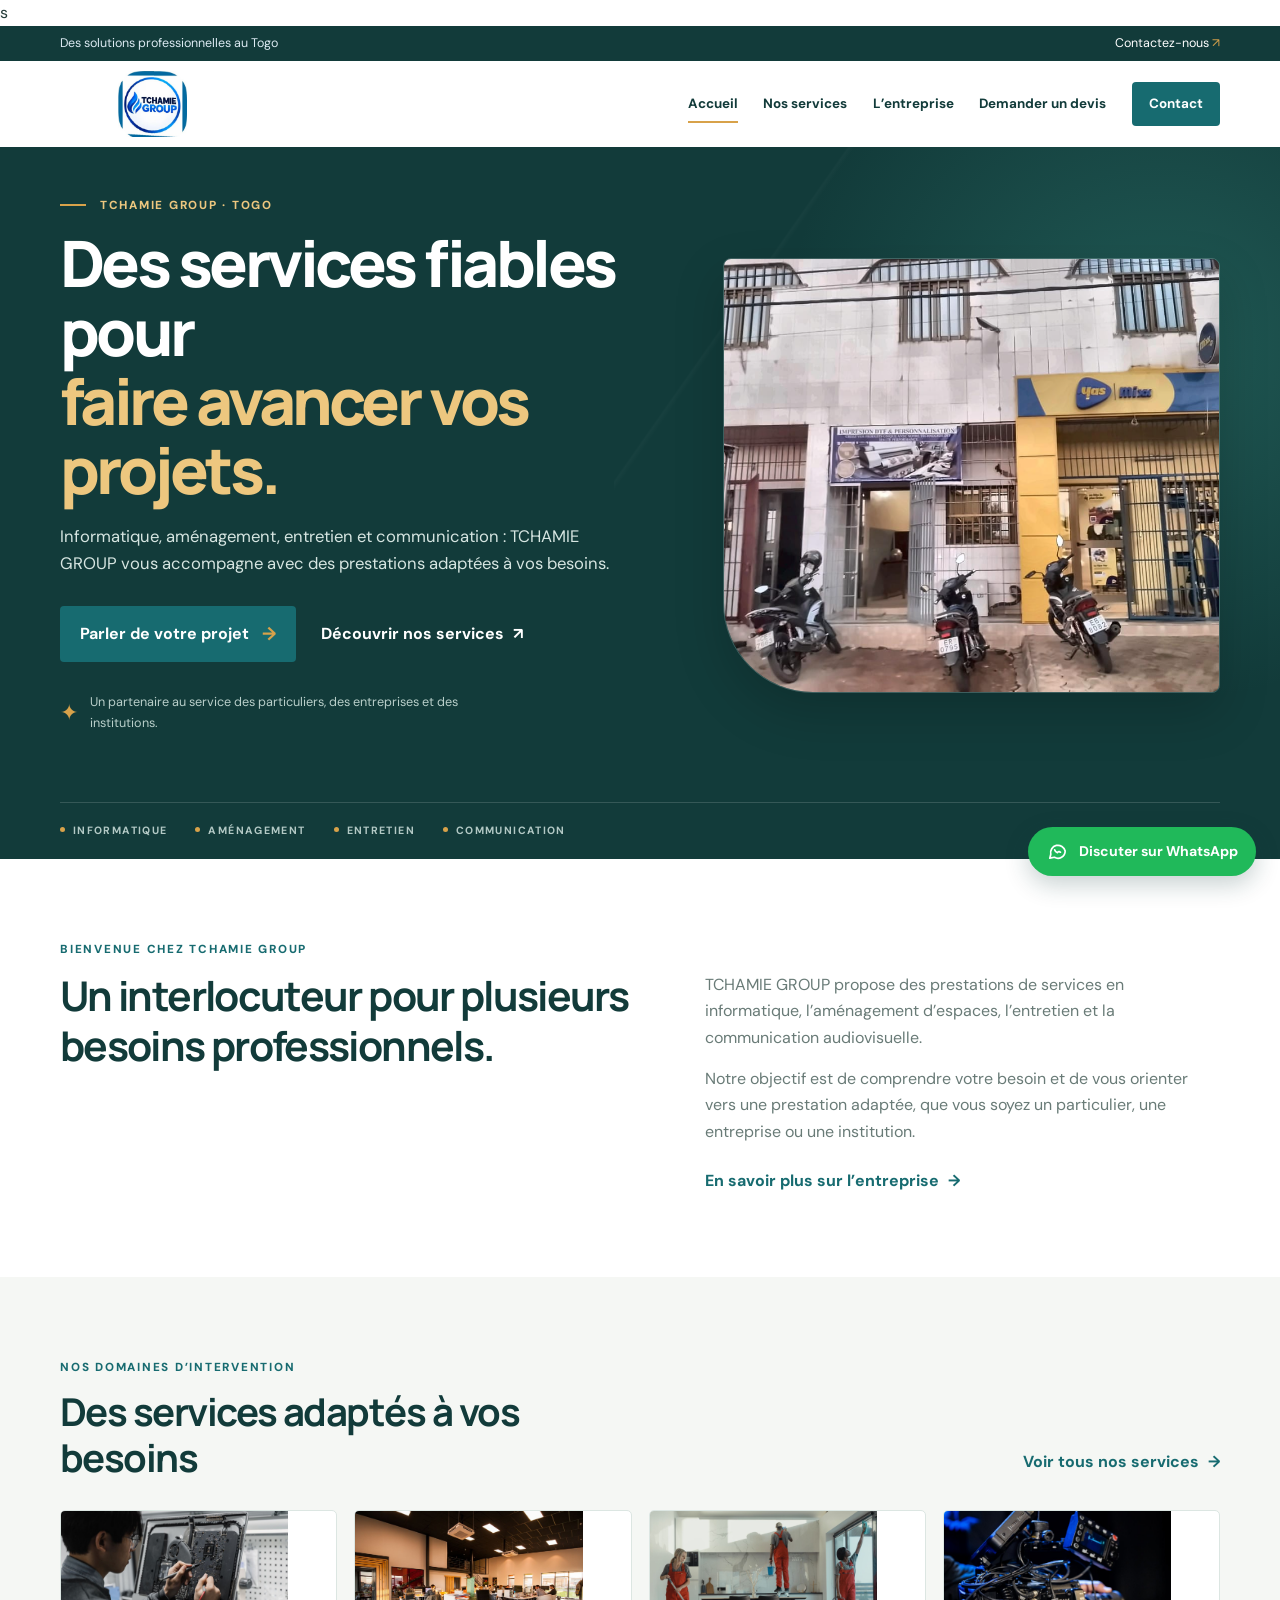
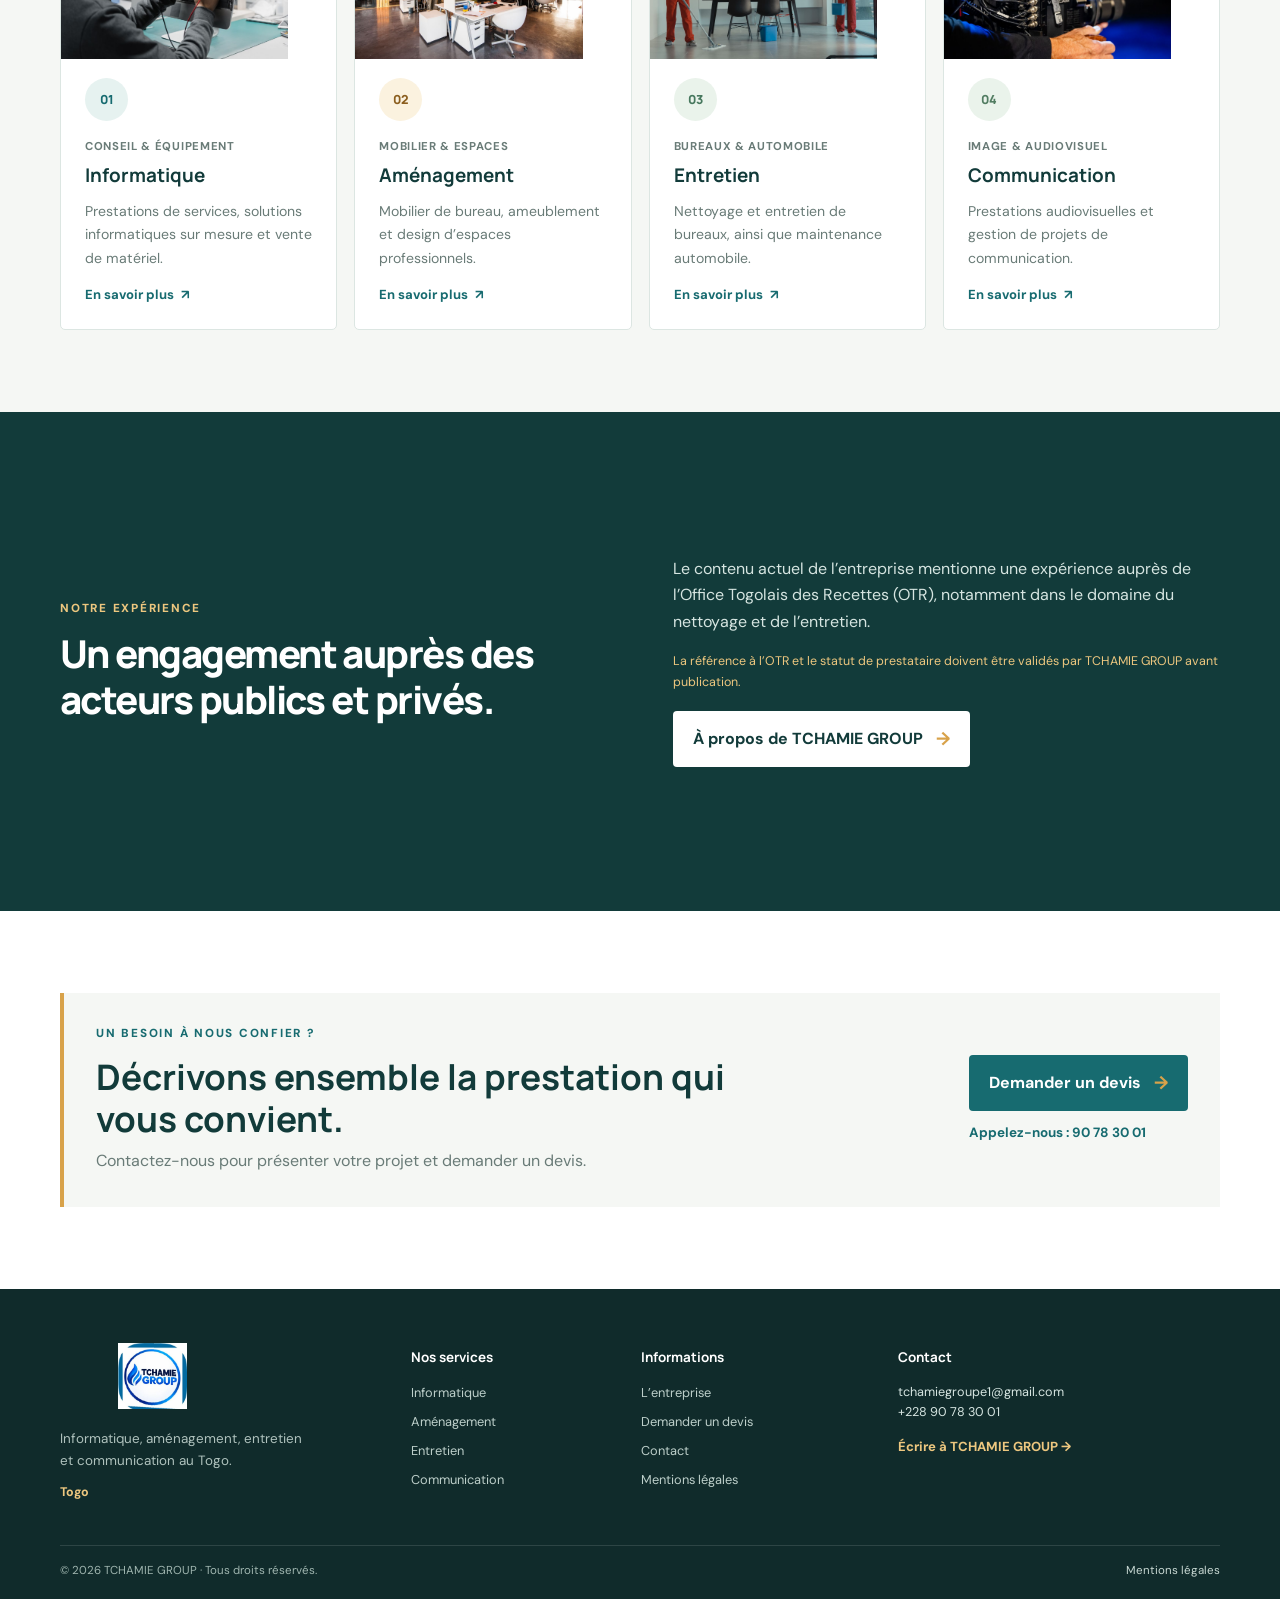
<file: index.html>
s
<!doctype html>
<html lang="fr">

<head>
    <meta charset="utf-8">
    <meta name="viewport" content="width=device-width, initial-scale=1">
    <meta name="theme-color" content="#123b3a">
    <meta name="description"
        content="TCHAMIE GROUP accompagne particuliers, entreprises et institutions au Togo en informatique, aménagement, entretien et communication.">
    <title>TCHAMIE GROUP — Services professionnels au Togo</title>
    <link rel="preconnect" href="https://fonts.googleapis.com">
    <link rel="preconnect" href="https://fonts.gstatic.com" crossorigin>
    <link
        href="https://fonts.googleapis.com/css2?family=DM+Sans:wght@400;500;600;700&family=Manrope:wght@400;500;600;700;800&display=swap"
        rel="stylesheet">
    <link rel="stylesheet" href="styles.css">
    <script src="script.js" defer></script>
</head>

<body>
    <a class="skip-link" href="#contenu">Aller au contenu</a>
    <header class="site-header">
        <div class="topbar">
            <div class="container topbar-inner"><span>Des solutions professionnelles au Togo</span><a
                    href="contact.html">Contactez-nous <span aria-hidden="true">↗</span></a></div>
        </div>
        <div class="container nav-wrap">
            <a class="brand" href="index.html" aria-label="TCHAMIE GROUP, accueil"><img class="brand-logo"
                    src="logo.png" alt="Logo de TCHAMIE GROUP"></a>
            <button class="menu-toggle" type="button" aria-expanded="false" aria-controls="main-nav"><span
                    class="sr-only">Ouvrir le menu</span><span></span><span></span><span></span></button>
            <nav class="main-nav" id="main-nav" aria-label="Navigation principale">
                <a class="active" aria-current="page" href="index.html">Accueil</a><a href="services.html">Nos
                    services</a><a href="entreprise.html">L’entreprise</a><a href="devis.html">Demander un devis</a><a
                    class="nav-cta" href="contact.html">Contact</a>
            </nav>
        </div>
    </header>
    <main id="contenu">
        <section class="hero">
            <div class="container hero-grid">
                <div class="hero-copy">
                    <p class="eyebrow"><span class="eyebrow-line"></span> TCHAMIE GROUP · Togo</p>
                    <h1>Des services fiables pour <span>faire avancer vos projets.</span></h1>
                    <p class="hero-lead">Informatique, aménagement, entretien et communication : TCHAMIE GROUP vous
                        accompagne avec des prestations adaptées à vos besoins.</p>
                    <div class="hero-actions"><a class="button button-primary" href="devis.html">Parler de votre projet
                            <span aria-hidden="true">→</span></a><a class="text-link" href="services.html">Découvrir nos
                            services <span aria-hidden="true">↗</span></a></div>
                    <div class="hero-note"><span class="note-icon" aria-hidden="true">✦</span><span>Un partenaire au
                            service des particuliers, des entreprises et des institutions.</span></div>
                </div>
                <div class="hero-art">
                    <img class="building-photo" src="images/tchamie-batiment.png"
                        alt="Façade du bâtiment TCHAMIE GROUP à Vakpossito" width="1200" height="900"
                        fetchpriority="high" decoding="async">
                </div>
            </div>
            <div class="hero-bottom container">
                <span>INFORMATIQUE</span><span>AMÉNAGEMENT</span><span>ENTRETIEN</span><span>COMMUNICATION</span>
            </div>
        </section>
        <section class="intro-section section-pad">
            <div class="container intro-grid">
                <div>
                    <p class="eyebrow">Bienvenue chez TCHAMIE GROUP</p>
                    <h2>Un interlocuteur pour plusieurs besoins professionnels.</h2>
                </div>
                <div class="intro-copy">
                    <p>TCHAMIE GROUP propose des prestations de services en informatique, l’aménagement d’espaces,
                        l’entretien et la communication audiovisuelle.</p>
                    <p>Notre objectif est de comprendre votre besoin et de vous orienter vers une prestation adaptée,
                        que vous soyez un particulier, une entreprise ou une institution.</p><a class="text-link"
                        href="entreprise.html">En savoir plus sur l’entreprise <span aria-hidden="true">→</span></a>
                </div>
            </div>
        </section>
        <section class="program-section section-pad">
            <div class="container">
                <div class="section-heading">
                    <div>
                        <p class="eyebrow">Nos domaines d’intervention</p>
                        <h2>Des services adaptés à vos besoins</h2>
                    </div><a class="text-link" href="services.html">Voir tous nos services <span
                            aria-hidden="true">→</span></a>
                </div>
                <div class="program-grid">
                    <article class="program-card"><img class="program-photo" src="images/informatique.jpg"
                            alt="Technicien réparant un ordinateur" width="1200" height="800" loading="lazy"
                            decoding="async">
                        <div class="card-icon icon-blue" aria-hidden="true">01</div>
                        <p class="card-kicker">Conseil & équipement</p>
                        <h3>Informatique</h3>
                        <p>Prestations de services, solutions informatiques sur mesure et vente de matériel.</p><a
                            href="services.html#informatique">En savoir plus <span aria-hidden="true">↗</span></a>
                    </article>
                    <article class="program-card"><img class="program-photo" src="images/amenagement.jpg"
                            alt="Espace de bureau aménagé avec mobilier et postes de travail" width="1200" height="798"
                            loading="lazy" decoding="async">
                        <div class="card-icon icon-gold" aria-hidden="true">02</div>
                        <p class="card-kicker">Mobilier & espaces</p>
                        <h3>Aménagement</h3>
                        <p>Mobilier de bureau, ameublement et design d’espaces professionnels.</p><a
                            href="services.html#amenagement">En savoir plus <span aria-hidden="true">↗</span></a>
                    </article>
                    <article class="program-card"><img class="program-photo" src="images/entretien.jpg"
                            alt="Équipe réalisant le nettoyage d’un intérieur professionnel" width="1200" height="800"
                            loading="lazy" decoding="async">
                        <div class="card-icon icon-green" aria-hidden="true">03</div>
                        <p class="card-kicker">Bureaux & automobile</p>
                        <h3>Entretien</h3>
                        <p>Nettoyage et entretien de bureaux, ainsi que maintenance automobile.</p><a
                            href="services.html#entretien">En savoir plus <span aria-hidden="true">↗</span></a>
                    </article>
                    <article class="program-card"><img class="program-photo" src="images/communication.jpg"
                            alt="Caméra et matériel de tournage pour une production audiovisuelle" width="1200"
                            height="800" loading="lazy" decoding="async">
                        <div class="card-icon icon-purple" aria-hidden="true">04</div>
                        <p class="card-kicker">Image & audiovisuel</p>
                        <h3>Communication</h3>
                        <p>Prestations audiovisuelles et gestion de projets de communication.</p><a
                            href="services.html#communication">En savoir plus <span aria-hidden="true">↗</span></a>
                    </article>
                </div>
            </div>
        </section>
        <section class="trust-section section-pad">
            <div class="container trust-grid">
                <div>
                    <p class="eyebrow eyebrow-light">Notre expérience</p>
                    <h2>Un engagement auprès des acteurs publics et privés.</h2>
                </div>
                <div>
                    <p>Le contenu actuel de l’entreprise mentionne une expérience auprès de l’Office Togolais des
                        Recettes (OTR), notamment dans le domaine du nettoyage et de l’entretien.</p>
                    <p class="trust-note">La référence à l’OTR et le statut de prestataire doivent être validés par
                        TCHAMIE GROUP avant publication.</p><a class="button button-light" href="entreprise.html">À
                        propos de TCHAMIE GROUP <span aria-hidden="true">→</span></a>
                </div>
            </div>
        </section>
        <section class="news-section section-pad">
            <div class="container quote-panel">
                <div>
                    <p class="eyebrow">Un besoin à nous confier ?</p>
                    <h2>Décrivons ensemble la prestation qui vous convient.</h2>
                    <p>Contactez-nous pour présenter votre projet et demander un devis.</p>
                </div>
                <div class="quote-actions"><a class="button button-primary" href="devis.html">Demander un devis <span
                            aria-hidden="true">→</span></a><a class="contact-phone" href="tel:+22890783001">Appelez-nous
                        : 90 78 30 01</a></div>
            </div>
        </section>
    </main>
    <footer class="site-footer">
        <div class="container footer-main">
            <div class="footer-about"><a class="brand brand-footer" href="index.html"><img class="brand-logo"
                        src="logo.png" alt="TCHAMIE GROUP"></a>
                <p>Informatique, aménagement, entretien et communication au Togo.</p><span
                    class="footer-location">Togo</span>
            </div>
            <div class="footer-links">
                <h2>Nos services</h2><a href="services.html#informatique">Informatique</a><a
                    href="services.html#amenagement">Aménagement</a><a href="services.html#entretien">Entretien</a><a
                    href="services.html#communication">Communication</a>
            </div>
            <div class="footer-links">
                <h2>Informations</h2><a href="entreprise.html">L’entreprise</a><a href="devis.html">Demander un
                    devis</a><a href="contact.html">Contact</a><a href="mentions-legales.html">Mentions légales</a>
            </div>
            <div class="footer-contact">
                <h2>Contact</h2>
                <p><a href="mailto:tchamiegroupe1@gmail.com">tchamiegroupe1@gmail.com</a><br><a
                        href="tel:+22890783001">+228 90 78 30 01</a></p><a class="footer-contact-link"
                    href="contact.html">Écrire à TCHAMIE GROUP <span aria-hidden="true">→</span></a>
            </div>
        </div>
        <div class="container footer-bottom"><span>© <span data-current-year>2026</span> TCHAMIE GROUP · Tous droits
                réservés.</span><a href="mentions-legales.html">Mentions légales</a></div>
    </footer>
</body>

</html>
</file>
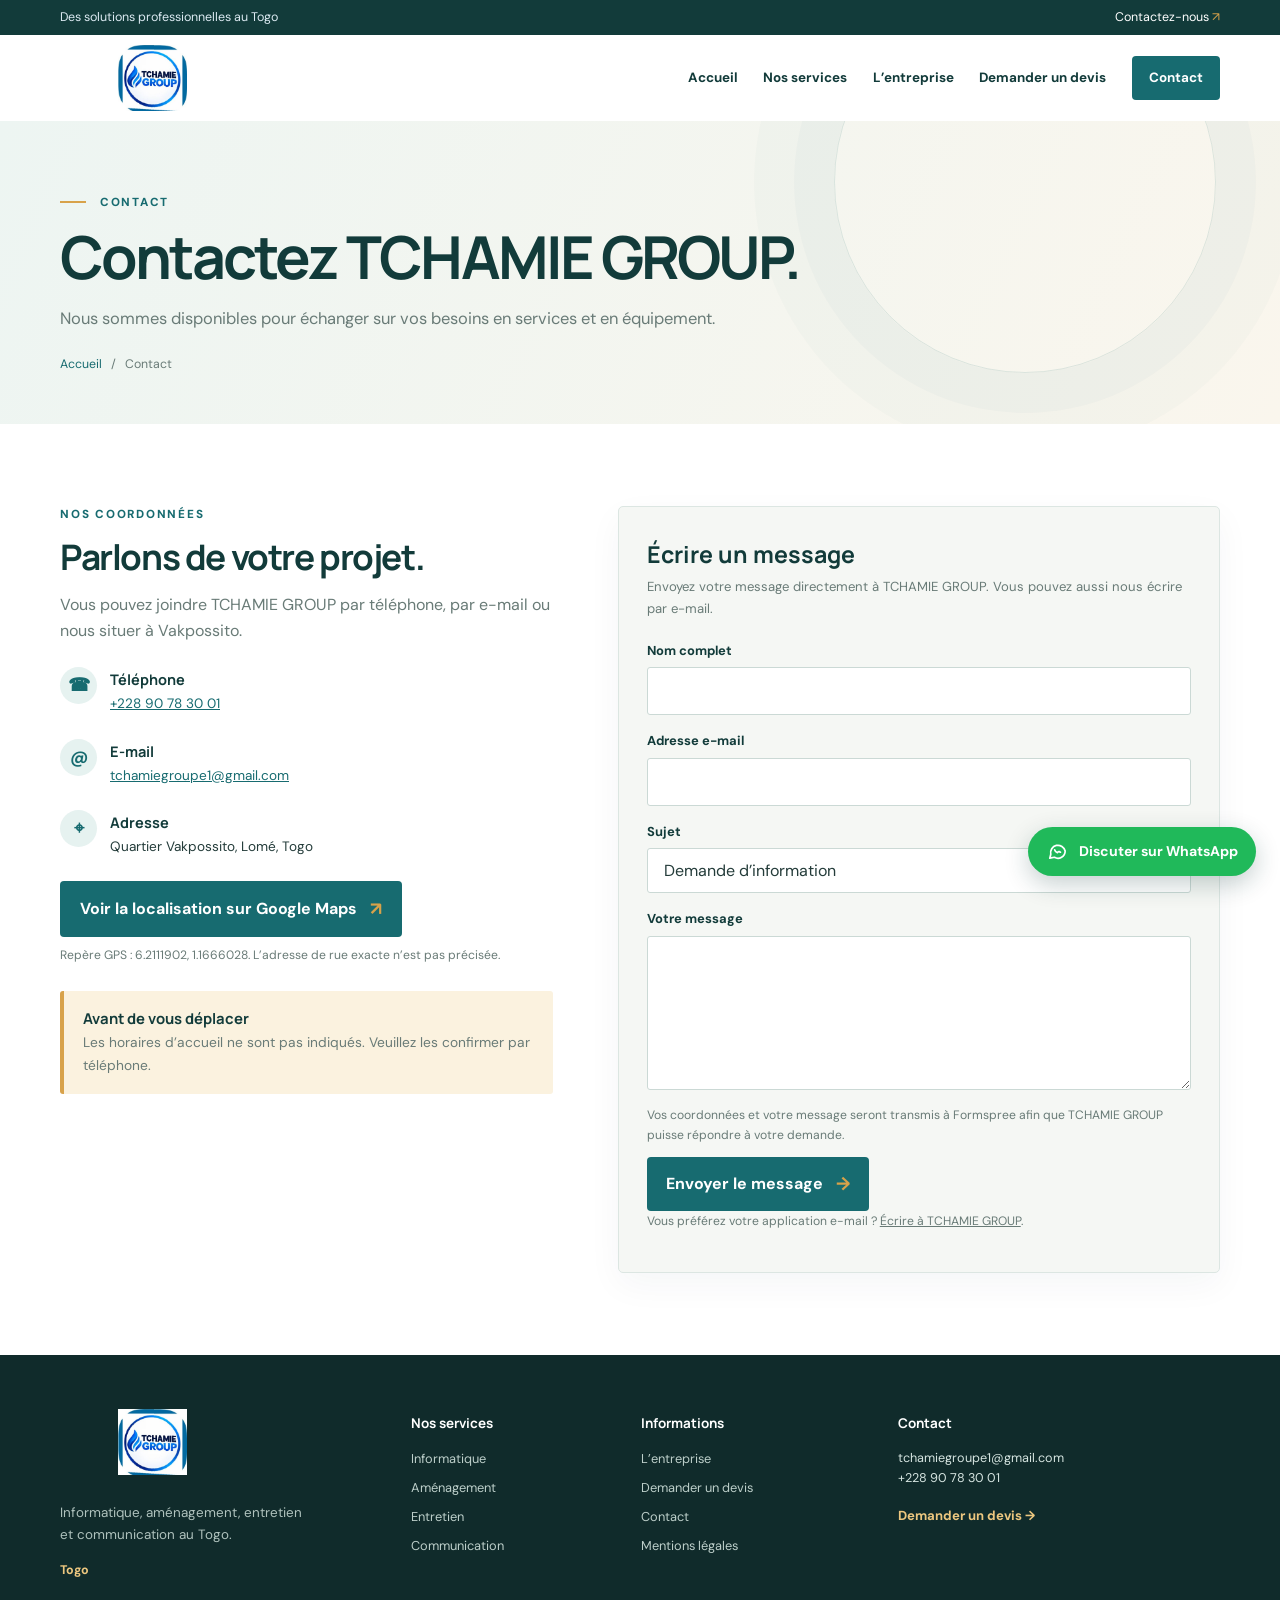
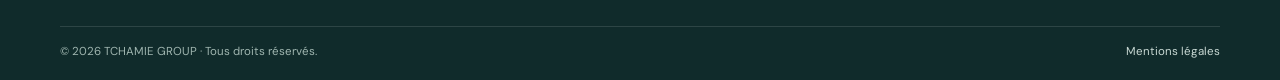
<file: contact.html>
<!doctype html>
<html lang="fr">
<head><meta charset="utf-8"><meta name="viewport" content="width=device-width, initial-scale=1"><meta name="theme-color" content="#123b3a"><meta name="description" content="Contactez TCHAMIE GROUP par téléphone ou par e-mail pour vos besoins en informatique, aménagement, entretien et communication."><title>Contact — TCHAMIE GROUP</title><link rel="preconnect" href="https://fonts.googleapis.com"><link rel="preconnect" href="https://fonts.gstatic.com" crossorigin><link href="https://fonts.googleapis.com/css2?family=DM+Sans:wght@400;500;600;700&family=Manrope:wght@400;500;600;700;800&display=swap" rel="stylesheet"><link rel="stylesheet" href="styles.css"><script src="script.js" defer></script></head>
<body><a class="skip-link" href="#contenu">Aller au contenu</a><header class="site-header"><div class="topbar"><div class="container topbar-inner"><span>Des solutions professionnelles au Togo</span><a href="contact.html">Contactez-nous <span aria-hidden="true">↗</span></a></div></div><div class="container nav-wrap"><a class="brand" href="index.html" aria-label="TCHAMIE GROUP, accueil"><img class="brand-logo" src="logo.png" alt="Logo de TCHAMIE GROUP"></a><button class="menu-toggle" type="button" aria-expanded="false" aria-controls="main-nav"><span class="sr-only">Ouvrir le menu</span><span></span><span></span><span></span></button><nav class="main-nav" id="main-nav" aria-label="Navigation principale"><a href="index.html">Accueil</a><a href="services.html">Nos services</a><a href="entreprise.html">L’entreprise</a><a href="devis.html">Demander un devis</a><a class="nav-cta active" aria-current="page" href="contact.html">Contact</a></nav></div></header>
<main id="contenu"><section class="page-hero"><div class="container page-hero-inner"><p class="eyebrow"><span class="eyebrow-line"></span> Contact</p><h1>Contactez TCHAMIE GROUP.</h1><p>Nous sommes disponibles pour échanger sur vos besoins en services et en équipement.</p><div class="breadcrumb"><a href="index.html">Accueil</a><span aria-hidden="true">/</span><span>Contact</span></div></div></section><section class="section-pad"><div class="container contact-layout"><div class="contact-details"><p class="eyebrow">Nos coordonnées</p><h2>Parlons de votre projet.</h2><p>Vous pouvez joindre TCHAMIE GROUP par téléphone, par e-mail ou nous situer à Vakpossito.</p><div class="contact-detail"><span class="detail-symbol" aria-hidden="true">☎</span><div><h3>Téléphone</h3><p><a href="tel:+22890783001">+228 90 78 30 01</a></p></div></div><div class="contact-detail"><span class="detail-symbol" aria-hidden="true">@</span><div><h3>E-mail</h3><p><a href="mailto:tchamiegroupe1@gmail.com">tchamiegroupe1@gmail.com</a></p></div></div><div class="contact-detail"><span class="detail-symbol" aria-hidden="true">⌖</span><div><h3>Adresse</h3><p>Quartier Vakpossito, Lomé, Togo</p></div></div><a class="button button-primary map-link" href="https://maps.google.com/maps?q=6.2111902%2C1.1666028&amp;z=17&amp;hl=" target="_blank" rel="noopener noreferrer">Voir la localisation sur Google Maps <span aria-hidden="true">↗</span></a><p class="small-muted map-note">Repère GPS : 6.2111902, 1.1666028. L’adresse de rue exacte n’est pas précisée.</p><div class="notice notice-warm contact-notice"><strong>Avant de vous déplacer</strong><p>Les horaires d’accueil ne sont pas indiqués. Veuillez les confirmer par téléphone.</p></div></div><div class="contact-form contact-card"><h2>Écrire un message</h2><p class="form-intro">Envoyez votre message directement à TCHAMIE GROUP. Vous pouvez aussi nous écrire par e-mail.</p><form action="https://formspree.io/f/xjywgzny" method="POST" accept-charset="UTF-8"><input type="hidden" name="_subject" value="Message depuis le site TCHAMIE GROUP"><div class="field"><label for="contact-name">Nom complet</label><input id="contact-name" name="name" autocomplete="name" required></div><div class="field"><label for="contact-email">Adresse e-mail</label><input id="contact-email" name="email" type="email" autocomplete="email" required></div><div class="field"><label for="contact-subject">Sujet</label><select id="contact-subject" name="subject"><option>Demande d’information</option><option>Informatique</option><option>Aménagement</option><option>Entretien</option><option>Communication</option><option>Autre demande</option></select></div><div class="field"><label for="contact-message">Votre message</label><textarea id="contact-message" name="message" rows="5" required></textarea></div><p class="small-muted">Vos coordonnées et votre message seront transmis à Formspree afin que TCHAMIE GROUP puisse répondre à votre demande.</p><button class="button button-primary" type="submit">Envoyer le message <span aria-hidden="true">→</span></button><p class="small-muted">Vous préférez votre application e-mail ? <a href="mailto:tchamiegroupe1@gmail.com?subject=Message%20depuis%20le%20site%20TCHAMIE%20GROUP">Écrire à TCHAMIE GROUP</a>.</p></form></div></div></section></main>
<footer class="site-footer"><div class="container footer-main"><div class="footer-about"><a class="brand brand-footer" href="index.html"><img class="brand-logo" src="logo.png" alt="TCHAMIE GROUP"></a><p>Informatique, aménagement, entretien et communication au Togo.</p><span class="footer-location">Togo</span></div><div class="footer-links"><h2>Nos services</h2><a href="services.html#informatique">Informatique</a><a href="services.html#amenagement">Aménagement</a><a href="services.html#entretien">Entretien</a><a href="services.html#communication">Communication</a></div><div class="footer-links"><h2>Informations</h2><a href="entreprise.html">L’entreprise</a><a href="devis.html">Demander un devis</a><a href="contact.html">Contact</a><a href="mentions-legales.html">Mentions légales</a></div><div class="footer-contact"><h2>Contact</h2><p><a href="mailto:tchamiegroupe1@gmail.com">tchamiegroupe1@gmail.com</a><br><a href="tel:+22890783001">+228 90 78 30 01</a></p><a class="footer-contact-link" href="devis.html">Demander un devis <span aria-hidden="true">→</span></a></div></div><div class="container footer-bottom"><span>© <span data-current-year>2026</span> TCHAMIE GROUP · Tous droits réservés.</span><a href="mentions-legales.html">Mentions légales</a></div></footer></body></html>
</file>
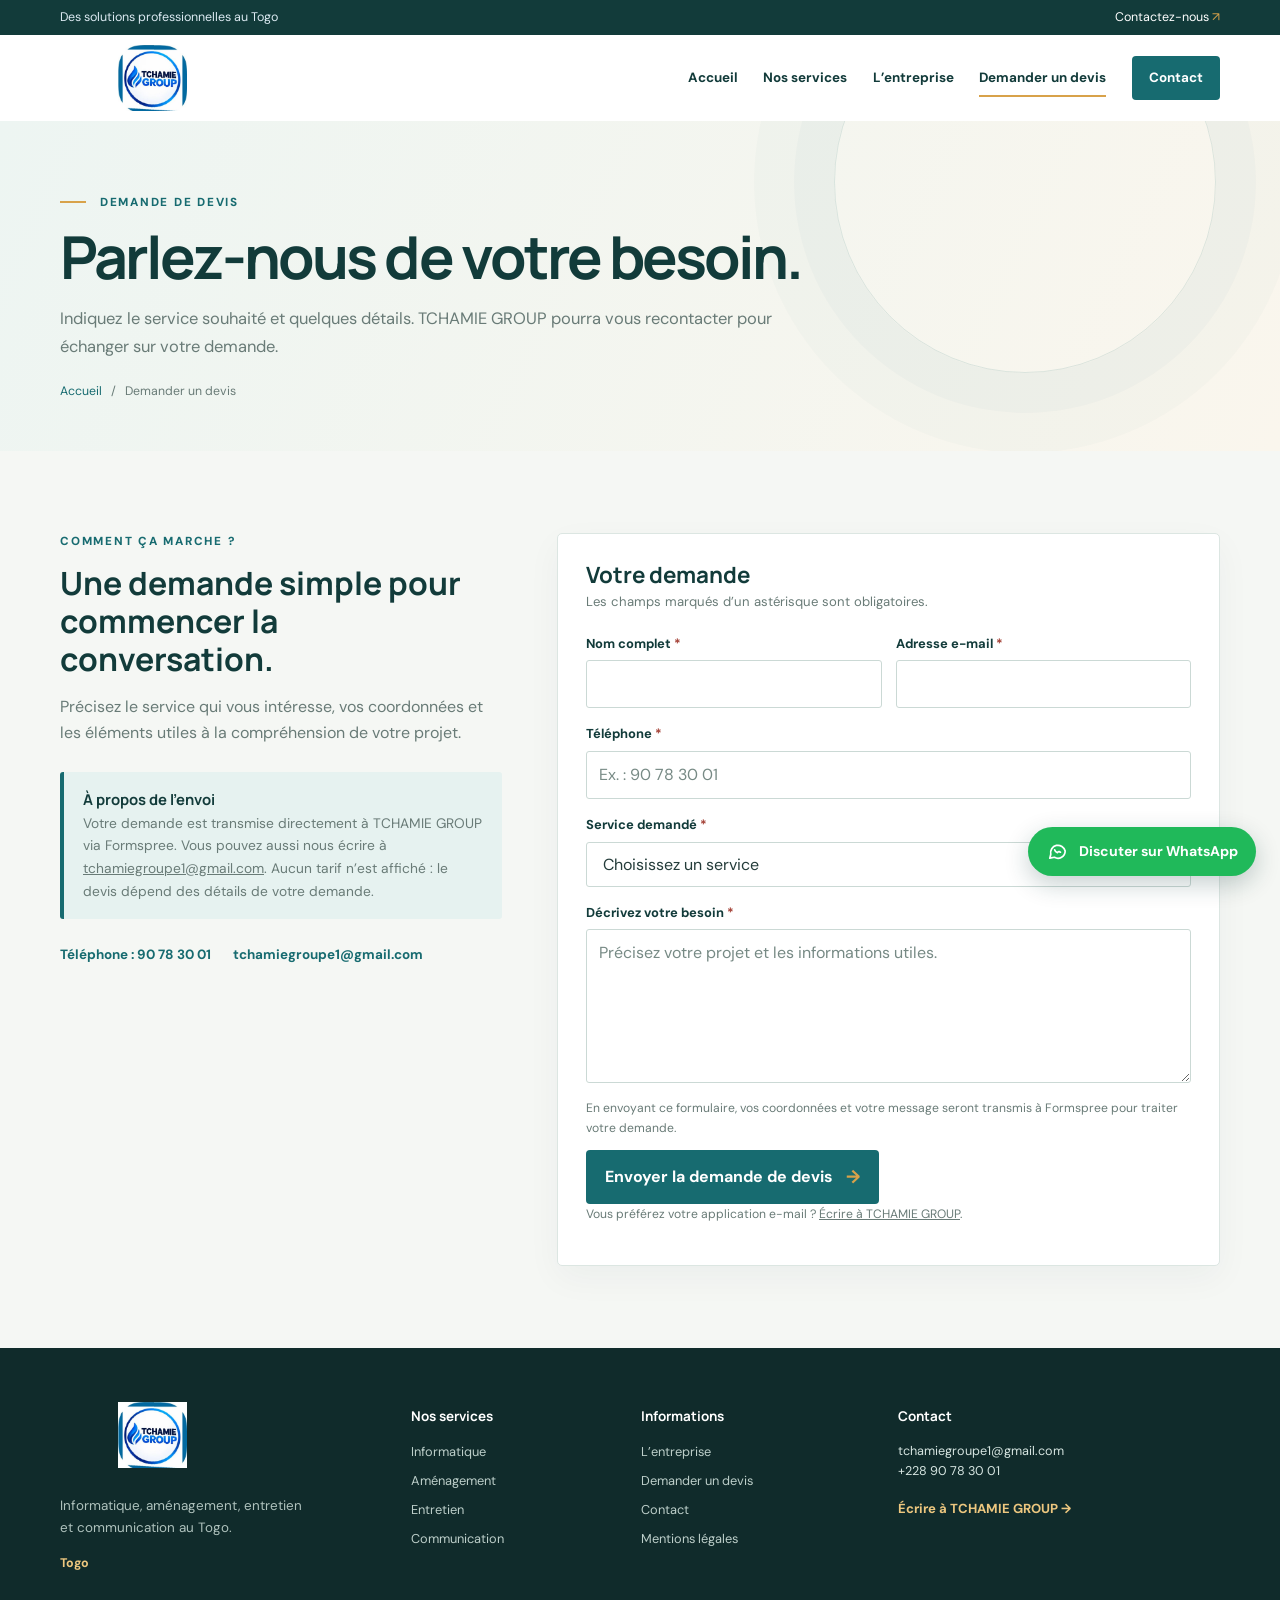
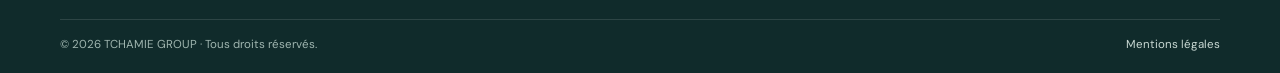
<file: devis.html>
<!doctype html>
<html lang="fr">
<head><meta charset="utf-8"><meta name="viewport" content="width=device-width, initial-scale=1"><meta name="theme-color" content="#123b3a"><meta name="description" content="Décrivez votre besoin et demandez un devis à TCHAMIE GROUP."><title>Demander un devis — TCHAMIE GROUP</title><link rel="preconnect" href="https://fonts.googleapis.com"><link rel="preconnect" href="https://fonts.gstatic.com" crossorigin><link href="https://fonts.googleapis.com/css2?family=DM+Sans:wght@400;500;600;700&family=Manrope:wght@400;500;600;700;800&display=swap" rel="stylesheet"><link rel="stylesheet" href="styles.css"><script src="script.js" defer></script></head>
<body><a class="skip-link" href="#contenu">Aller au contenu</a><header class="site-header"><div class="topbar"><div class="container topbar-inner"><span>Des solutions professionnelles au Togo</span><a href="contact.html">Contactez-nous <span aria-hidden="true">↗</span></a></div></div><div class="container nav-wrap"><a class="brand" href="index.html" aria-label="TCHAMIE GROUP, accueil"><img class="brand-logo" src="logo.png" alt="Logo de TCHAMIE GROUP"></a><button class="menu-toggle" type="button" aria-expanded="false" aria-controls="main-nav"><span class="sr-only">Ouvrir le menu</span><span></span><span></span><span></span></button><nav class="main-nav" id="main-nav" aria-label="Navigation principale"><a href="index.html">Accueil</a><a href="services.html">Nos services</a><a href="entreprise.html">L’entreprise</a><a class="active" aria-current="page" href="devis.html">Demander un devis</a><a class="nav-cta" href="contact.html">Contact</a></nav></div></header>
<main id="contenu"><section class="page-hero"><div class="container page-hero-inner"><p class="eyebrow"><span class="eyebrow-line"></span> Demande de devis</p><h1>Parlez-nous de votre besoin.</h1><p>Indiquez le service souhaité et quelques détails. TCHAMIE GROUP pourra vous recontacter pour échanger sur votre demande.</p><div class="breadcrumb"><a href="index.html">Accueil</a><span aria-hidden="true">/</span><span>Demander un devis</span></div></div></section><section class="section-pad application-section"><div class="container application-grid"><div><p class="eyebrow">Comment ça marche ?</p><h2>Une demande simple pour commencer la conversation.</h2><p>Précisez le service qui vous intéresse, vos coordonnées et les éléments utiles à la compréhension de votre projet.</p><div class="notice notice-blue"><strong>À propos de l’envoi</strong><p>Votre demande est transmise directement à TCHAMIE GROUP via Formspree. Vous pouvez aussi nous écrire à <a href="mailto:tchamiegroupe1@gmail.com">tchamiegroupe1@gmail.com</a>. Aucun tarif n’est affiché : le devis dépend des détails de votre demande.</p></div><div class="contact-quick"><a href="tel:+22890783001">Téléphone : 90 78 30 01</a><a href="mailto:tchamiegroupe1@gmail.com">tchamiegroupe1@gmail.com</a></div></div><form class="contact-form" action="https://formspree.io/f/xjywgzny" method="POST" accept-charset="UTF-8"><h2>Votre demande</h2><p class="form-intro">Les champs marqués d’un astérisque sont obligatoires.</p><input type="hidden" name="_subject" value="Demande de devis - TCHAMIE GROUP"><div class="form-row"><div class="field"><label for="quote-name">Nom complet <span aria-hidden="true">*</span></label><input id="quote-name" name="name" autocomplete="name" required></div><div class="field"><label for="quote-email">Adresse e-mail <span aria-hidden="true">*</span></label><input id="quote-email" name="email" type="email" autocomplete="email" required></div></div><div class="field"><label for="quote-phone">Téléphone <span aria-hidden="true">*</span></label><input id="quote-phone" name="phone" type="tel" autocomplete="tel" placeholder="Ex. : 90 78 30 01" required></div><div class="field"><label for="quote-service">Service demandé <span aria-hidden="true">*</span></label><select id="quote-service" name="service" required><option value="" selected disabled>Choisissez un service</option><option value="Informatique">Informatique</option><option value="Aménagement">Aménagement</option><option value="Entretien">Entretien</option><option value="Communication">Communication</option></select></div><div class="field"><label for="quote-message">Décrivez votre besoin <span aria-hidden="true">*</span></label><textarea id="quote-message" name="message" rows="5" required placeholder="Précisez votre projet et les informations utiles."></textarea></div><p class="small-muted">En envoyant ce formulaire, vos coordonnées et votre message seront transmis à Formspree pour traiter votre demande.</p><button class="button button-primary" type="submit">Envoyer la demande de devis <span aria-hidden="true">→</span></button><p class="small-muted">Vous préférez votre application e-mail ? <a href="mailto:tchamiegroupe1@gmail.com?subject=Demande%20de%20devis%20-%20TCHAMIE%20GROUP">Écrire à TCHAMIE GROUP</a>.</p></form></div></section></main>
<footer class="site-footer"><div class="container footer-main"><div class="footer-about"><a class="brand brand-footer" href="index.html"><img class="brand-logo" src="logo.png" alt="TCHAMIE GROUP"></a><p>Informatique, aménagement, entretien et communication au Togo.</p><span class="footer-location">Togo</span></div><div class="footer-links"><h2>Nos services</h2><a href="services.html#informatique">Informatique</a><a href="services.html#amenagement">Aménagement</a><a href="services.html#entretien">Entretien</a><a href="services.html#communication">Communication</a></div><div class="footer-links"><h2>Informations</h2><a href="entreprise.html">L’entreprise</a><a href="devis.html">Demander un devis</a><a href="contact.html">Contact</a><a href="mentions-legales.html">Mentions légales</a></div><div class="footer-contact"><h2>Contact</h2><p><a href="mailto:tchamiegroupe1@gmail.com">tchamiegroupe1@gmail.com</a><br><a href="tel:+22890783001">+228 90 78 30 01</a></p><a class="footer-contact-link" href="contact.html">Écrire à TCHAMIE GROUP <span aria-hidden="true">→</span></a></div></div><div class="container footer-bottom"><span>© <span data-current-year>2026</span> TCHAMIE GROUP · Tous droits réservés.</span><a href="mentions-legales.html">Mentions légales</a></div></footer></body></html>
</file>
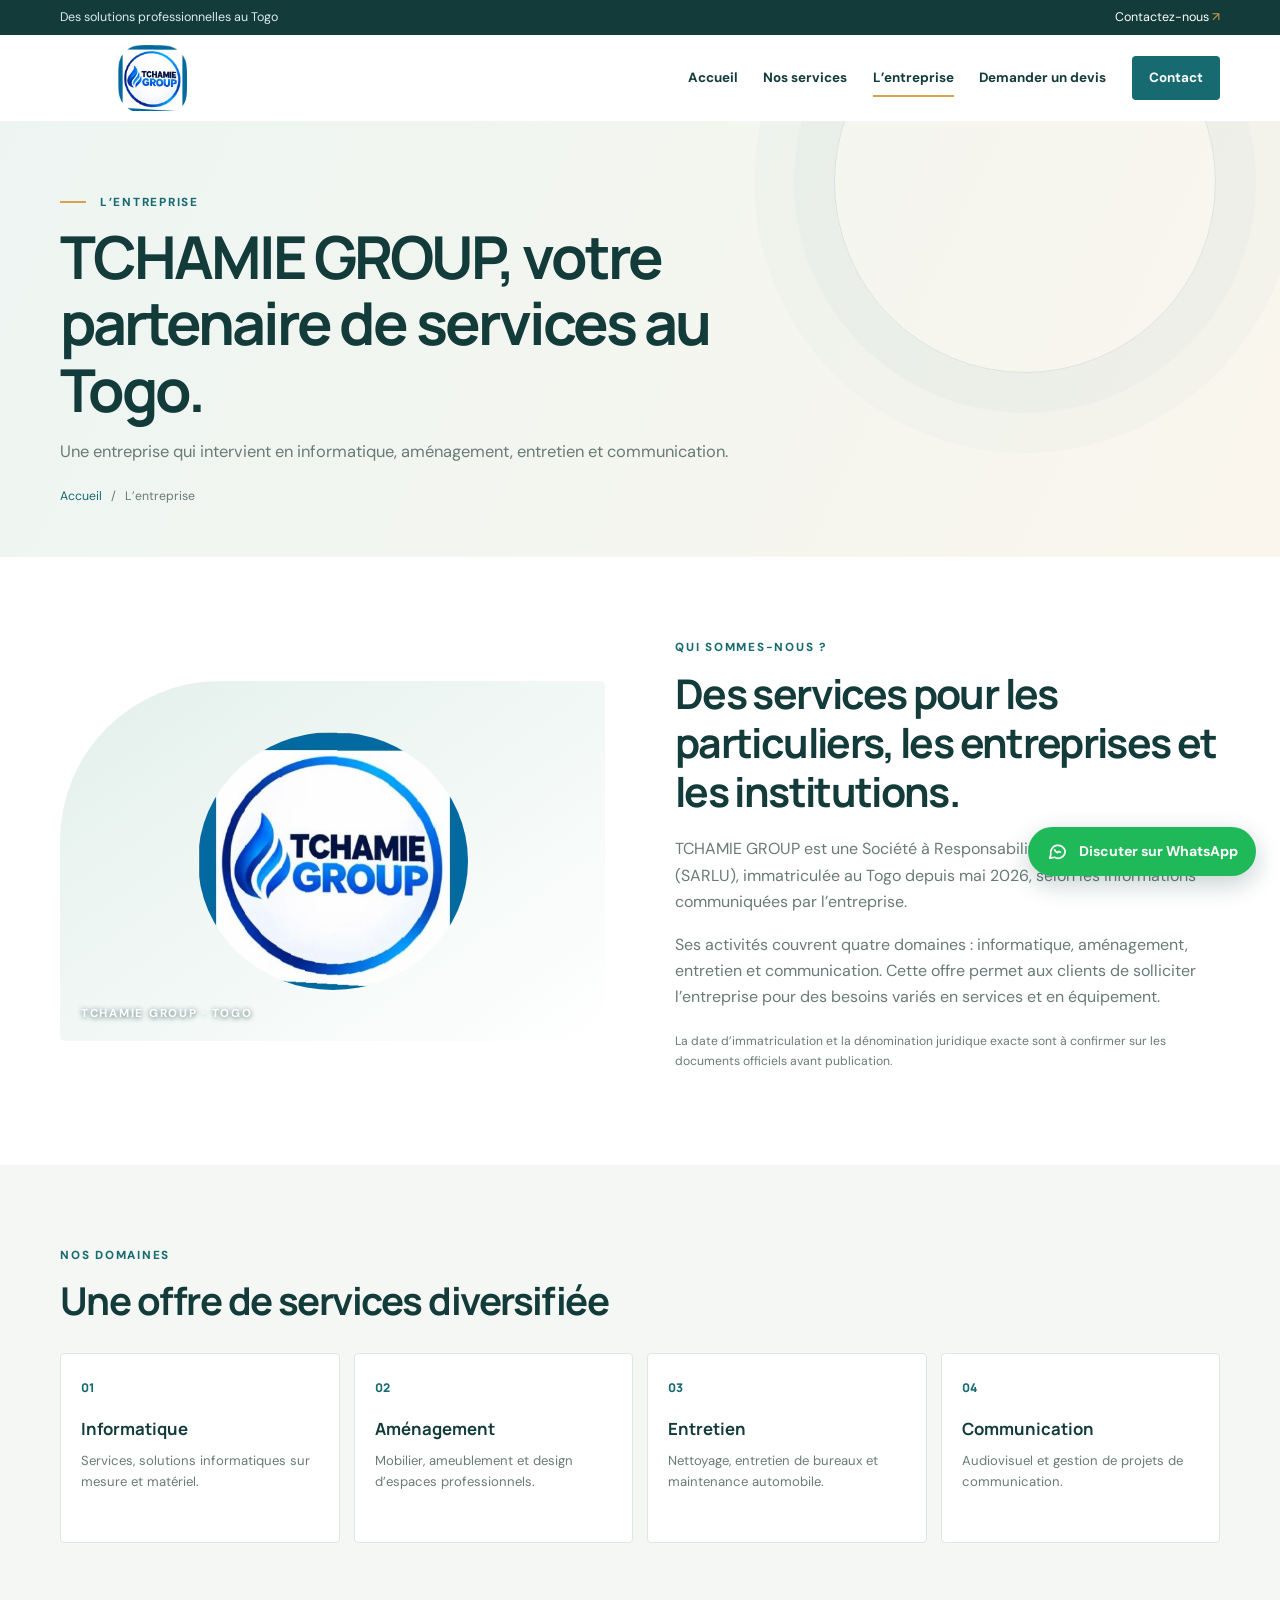
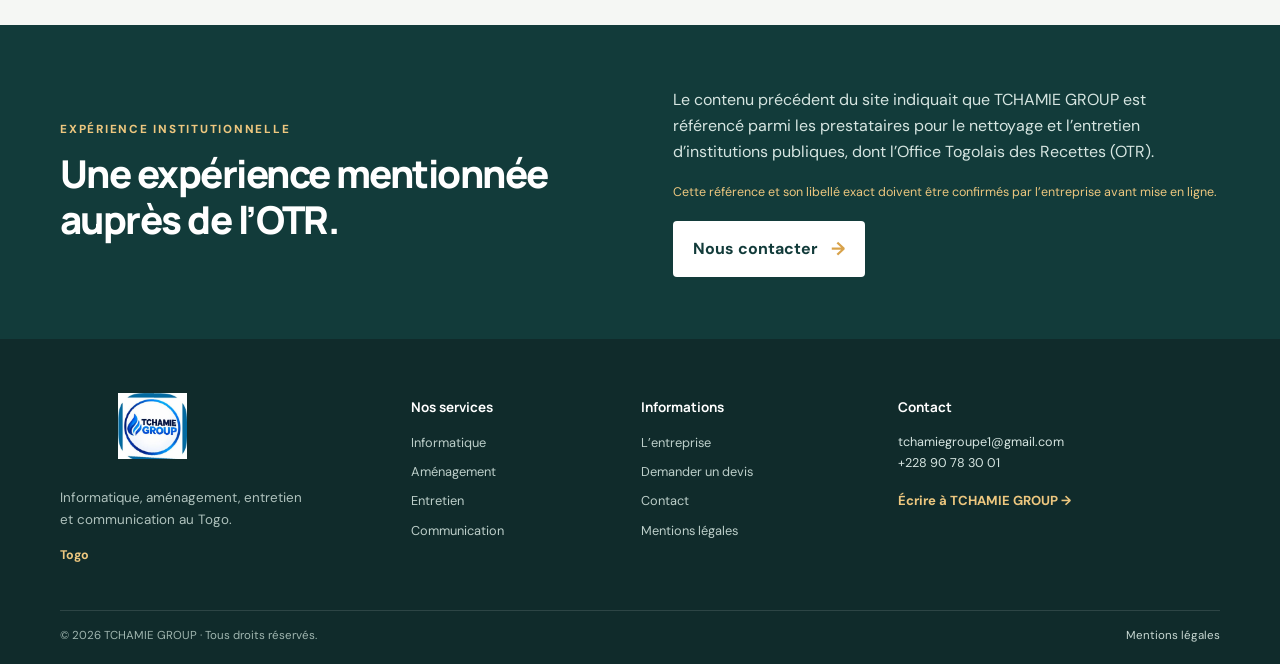
<file: entreprise.html>
<!doctype html>
<html lang="fr">
<head><meta charset="utf-8"><meta name="viewport" content="width=device-width, initial-scale=1"><meta name="theme-color" content="#123b3a"><meta name="description" content="TCHAMIE GROUP est une société à responsabilité limitée unipersonnelle immatriculée au Togo."><title>L’entreprise — TCHAMIE GROUP</title><link rel="preconnect" href="https://fonts.googleapis.com"><link rel="preconnect" href="https://fonts.gstatic.com" crossorigin><link href="https://fonts.googleapis.com/css2?family=DM+Sans:wght@400;500;600;700&family=Manrope:wght@400;500;600;700;800&display=swap" rel="stylesheet"><link rel="stylesheet" href="styles.css"><script src="script.js" defer></script></head>
<body><a class="skip-link" href="#contenu">Aller au contenu</a><header class="site-header"><div class="topbar"><div class="container topbar-inner"><span>Des solutions professionnelles au Togo</span><a href="contact.html">Contactez-nous <span aria-hidden="true">↗</span></a></div></div><div class="container nav-wrap"><a class="brand" href="index.html" aria-label="TCHAMIE GROUP, accueil"><img class="brand-logo" src="logo.png" alt="Logo de TCHAMIE GROUP"></a><button class="menu-toggle" type="button" aria-expanded="false" aria-controls="main-nav"><span class="sr-only">Ouvrir le menu</span><span></span><span></span><span></span></button><nav class="main-nav" id="main-nav" aria-label="Navigation principale"><a href="index.html">Accueil</a><a href="services.html">Nos services</a><a class="active" aria-current="page" href="entreprise.html">L’entreprise</a><a href="devis.html">Demander un devis</a><a class="nav-cta" href="contact.html">Contact</a></nav></div></header>
<main id="contenu"><section class="page-hero"><div class="container page-hero-inner"><p class="eyebrow"><span class="eyebrow-line"></span> L’entreprise</p><h1>TCHAMIE GROUP, votre partenaire de services au Togo.</h1><p>Une entreprise qui intervient en informatique, aménagement, entretien et communication.</p><div class="breadcrumb"><a href="index.html">Accueil</a><span aria-hidden="true">/</span><span>L’entreprise</span></div></div></section><section class="section-pad"><div class="container story-grid"><div class="story-art story-logo-art"><img src="logo.png" alt="" aria-hidden="true"><span class="story-art-label">TCHAMIE GROUP · TOGO</span></div><div class="story-copy"><p class="eyebrow">Qui sommes-nous ?</p><h2>Des services pour les particuliers, les entreprises et les institutions.</h2><p>TCHAMIE GROUP est une Société à Responsabilité Limitée Unipersonnelle (SARLU), immatriculée au Togo depuis mai 2026, selon les informations communiquées par l’entreprise.</p><p>Ses activités couvrent quatre domaines : informatique, aménagement, entretien et communication. Cette offre permet aux clients de solliciter l’entreprise pour des besoins variés en services et en équipement.</p><p class="small-muted">La date d’immatriculation et la dénomination juridique exacte sont à confirmer sur les documents officiels avant publication.</p></div></div></section><section class="values-section section-pad"><div class="container"><div class="section-heading"><div><p class="eyebrow">Nos domaines</p><h2>Une offre de services diversifiée</h2></div></div><div class="values-grid"><article class="value-card"><span>01</span><h3>Informatique</h3><p>Services, solutions informatiques sur mesure et matériel.</p></article><article class="value-card"><span>02</span><h3>Aménagement</h3><p>Mobilier, ameublement et design d’espaces professionnels.</p></article><article class="value-card"><span>03</span><h3>Entretien</h3><p>Nettoyage, entretien de bureaux et maintenance automobile.</p></article><article class="value-card"><span>04</span><h3>Communication</h3><p>Audiovisuel et gestion de projets de communication.</p></article></div></div></section><section class="trust-section"><div class="container trust-grid"><div><p class="eyebrow eyebrow-light">Expérience institutionnelle</p><h2>Une expérience mentionnée auprès de l’OTR.</h2></div><div><p>Le contenu précédent du site indiquait que TCHAMIE GROUP est référencé parmi les prestataires pour le nettoyage et l’entretien d’institutions publiques, dont l’Office Togolais des Recettes (OTR).</p><p class="trust-note">Cette référence et son libellé exact doivent être confirmés par l’entreprise avant mise en ligne.</p><a class="button button-light" href="contact.html">Nous contacter <span aria-hidden="true">→</span></a></div></div></section></main>
<footer class="site-footer"><div class="container footer-main"><div class="footer-about"><a class="brand brand-footer" href="index.html"><img class="brand-logo" src="logo.png" alt="TCHAMIE GROUP"></a><p>Informatique, aménagement, entretien et communication au Togo.</p><span class="footer-location">Togo</span></div><div class="footer-links"><h2>Nos services</h2><a href="services.html#informatique">Informatique</a><a href="services.html#amenagement">Aménagement</a><a href="services.html#entretien">Entretien</a><a href="services.html#communication">Communication</a></div><div class="footer-links"><h2>Informations</h2><a href="entreprise.html">L’entreprise</a><a href="devis.html">Demander un devis</a><a href="contact.html">Contact</a><a href="mentions-legales.html">Mentions légales</a></div><div class="footer-contact"><h2>Contact</h2><p><a href="mailto:tchamiegroupe1@gmail.com">tchamiegroupe1@gmail.com</a><br><a href="tel:+22890783001">+228 90 78 30 01</a></p><a class="footer-contact-link" href="contact.html">Écrire à TCHAMIE GROUP <span aria-hidden="true">→</span></a></div></div><div class="container footer-bottom"><span>© <span data-current-year>2026</span> TCHAMIE GROUP · Tous droits réservés.</span><a href="mentions-legales.html">Mentions légales</a></div></footer></body></html>
</file>
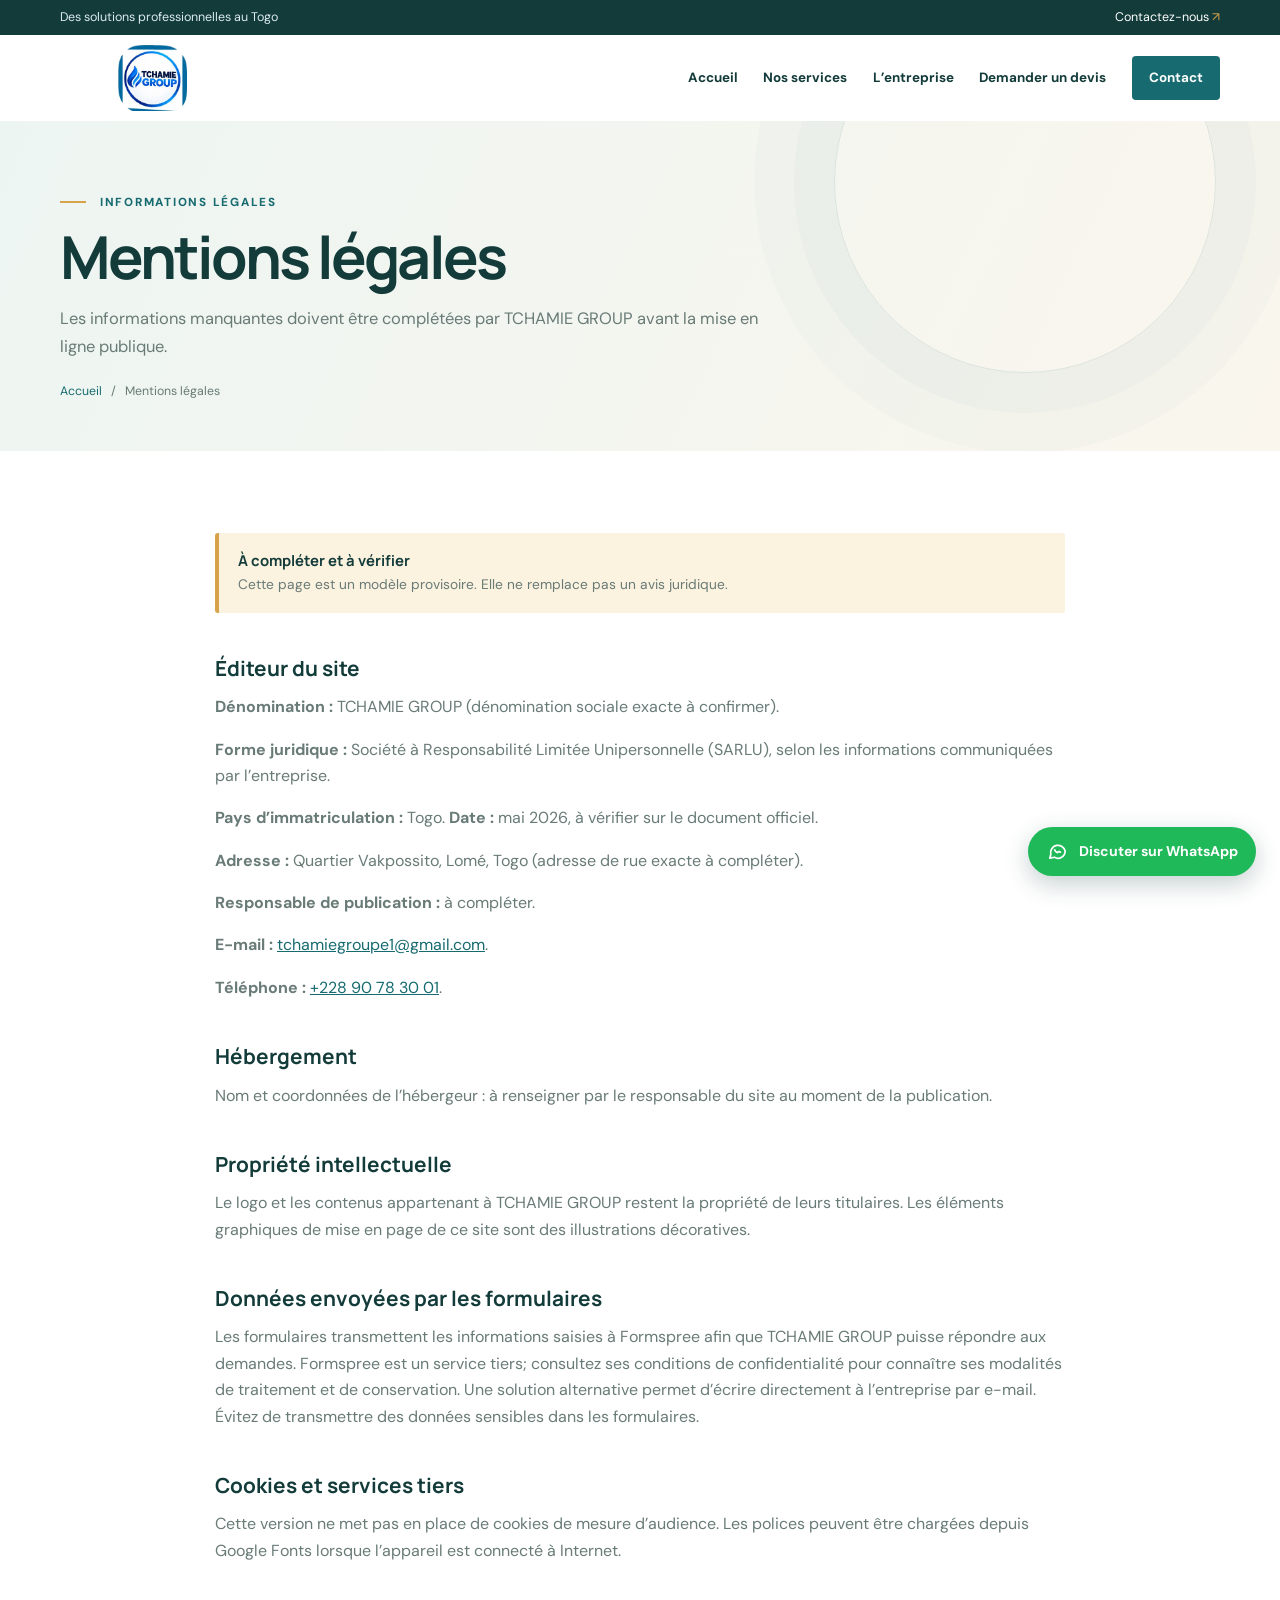
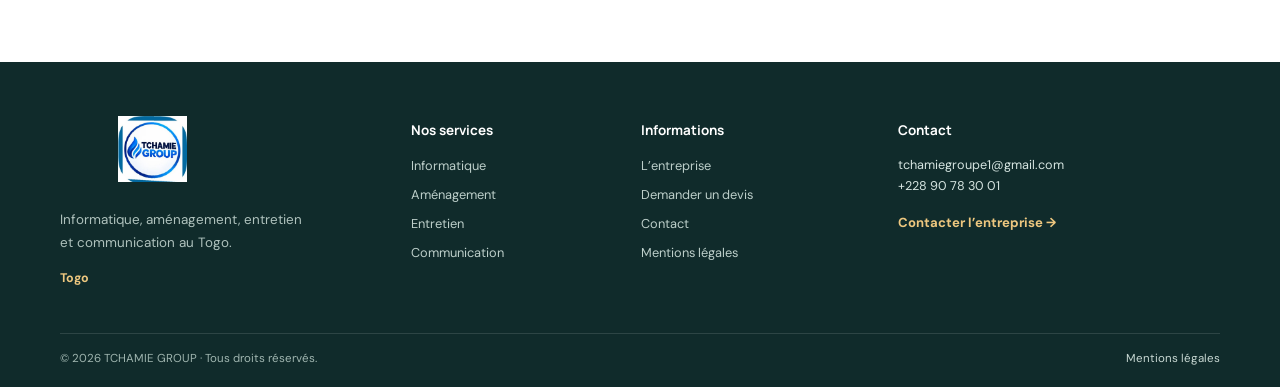
<file: mentions-legales.html>
<!doctype html>
<html lang="fr">
<head><meta charset="utf-8"><meta name="viewport" content="width=device-width, initial-scale=1"><meta name="theme-color" content="#123b3a"><meta name="description" content="Mentions légales du site TCHAMIE GROUP."><title>Mentions légales — TCHAMIE GROUP</title><link rel="preconnect" href="https://fonts.googleapis.com"><link rel="preconnect" href="https://fonts.gstatic.com" crossorigin><link href="https://fonts.googleapis.com/css2?family=DM+Sans:wght@400;500;600;700&family=Manrope:wght@400;500;600;700;800&display=swap" rel="stylesheet"><link rel="stylesheet" href="styles.css"><script src="script.js" defer></script></head>
<body><a class="skip-link" href="#contenu">Aller au contenu</a><header class="site-header"><div class="topbar"><div class="container topbar-inner"><span>Des solutions professionnelles au Togo</span><a href="contact.html">Contactez-nous <span aria-hidden="true">↗</span></a></div></div><div class="container nav-wrap"><a class="brand" href="index.html" aria-label="TCHAMIE GROUP, accueil"><img class="brand-logo" src="logo.png" alt="Logo de TCHAMIE GROUP"></a><button class="menu-toggle" type="button" aria-expanded="false" aria-controls="main-nav"><span class="sr-only">Ouvrir le menu</span><span></span><span></span><span></span></button><nav class="main-nav" id="main-nav" aria-label="Navigation principale"><a href="index.html">Accueil</a><a href="services.html">Nos services</a><a href="entreprise.html">L’entreprise</a><a href="devis.html">Demander un devis</a><a class="nav-cta" href="contact.html">Contact</a></nav></div></header>
<main id="contenu"><section class="page-hero"><div class="container page-hero-inner"><p class="eyebrow"><span class="eyebrow-line"></span> Informations légales</p><h1>Mentions légales</h1><p>Les informations manquantes doivent être complétées par TCHAMIE GROUP avant la mise en ligne publique.</p><div class="breadcrumb"><a href="index.html">Accueil</a><span aria-hidden="true">/</span><span>Mentions légales</span></div></div></section><section class="section-pad"><div class="container legal-content"><div class="notice notice-warm"><strong>À compléter et à vérifier</strong><p>Cette page est un modèle provisoire. Elle ne remplace pas un avis juridique.</p></div><section><h2>Éditeur du site</h2><p><strong>Dénomination :</strong> TCHAMIE GROUP (dénomination sociale exacte à confirmer).</p><p><strong>Forme juridique :</strong> Société à Responsabilité Limitée Unipersonnelle (SARLU), selon les informations communiquées par l’entreprise.</p><p><strong>Pays d’immatriculation :</strong> Togo. <strong>Date :</strong> mai 2026, à vérifier sur le document officiel.</p><p><strong>Adresse :</strong> Quartier Vakpossito, Lomé, Togo (adresse de rue exacte à compléter).</p><p><strong>Responsable de publication :</strong> à compléter.</p><p><strong>E-mail :</strong> <a href="mailto:tchamiegroupe1@gmail.com">tchamiegroupe1@gmail.com</a>.</p><p><strong>Téléphone :</strong> <a href="tel:+22890783001">+228 90 78 30 01</a>.</p></section><section><h2>Hébergement</h2><p>Nom et coordonnées de l’hébergeur : à renseigner par le responsable du site au moment de la publication.</p></section><section><h2>Propriété intellectuelle</h2><p>Le logo et les contenus appartenant à TCHAMIE GROUP restent la propriété de leurs titulaires. Les éléments graphiques de mise en page de ce site sont des illustrations décoratives.</p></section><section><h2>Données envoyées par les formulaires</h2><p>Les formulaires transmettent les informations saisies à Formspree afin que TCHAMIE GROUP puisse répondre aux demandes. Formspree est un service tiers; consultez ses conditions de confidentialité pour connaître ses modalités de traitement et de conservation. Une solution alternative permet d’écrire directement à l’entreprise par e-mail. Évitez de transmettre des données sensibles dans les formulaires.</p></section><section><h2>Cookies et services tiers</h2><p>Cette version ne met pas en place de cookies de mesure d’audience. Les polices peuvent être chargées depuis Google Fonts lorsque l’appareil est connecté à Internet.</p></section></div></section></main>
<footer class="site-footer"><div class="container footer-main"><div class="footer-about"><a class="brand brand-footer" href="index.html"><img class="brand-logo" src="logo.png" alt="TCHAMIE GROUP"></a><p>Informatique, aménagement, entretien et communication au Togo.</p><span class="footer-location">Togo</span></div><div class="footer-links"><h2>Nos services</h2><a href="services.html#informatique">Informatique</a><a href="services.html#amenagement">Aménagement</a><a href="services.html#entretien">Entretien</a><a href="services.html#communication">Communication</a></div><div class="footer-links"><h2>Informations</h2><a href="entreprise.html">L’entreprise</a><a href="devis.html">Demander un devis</a><a href="contact.html">Contact</a><a href="mentions-legales.html">Mentions légales</a></div><div class="footer-contact"><h2>Contact</h2><p><a href="mailto:tchamiegroupe1@gmail.com">tchamiegroupe1@gmail.com</a><br><a href="tel:+22890783001">+228 90 78 30 01</a></p><a class="footer-contact-link" href="contact.html">Contacter l’entreprise <span aria-hidden="true">→</span></a></div></div><div class="container footer-bottom"><span>© <span data-current-year>2026</span> TCHAMIE GROUP · Tous droits réservés.</span><a href="mentions-legales.html">Mentions légales</a></div></footer></body></html>
</file>
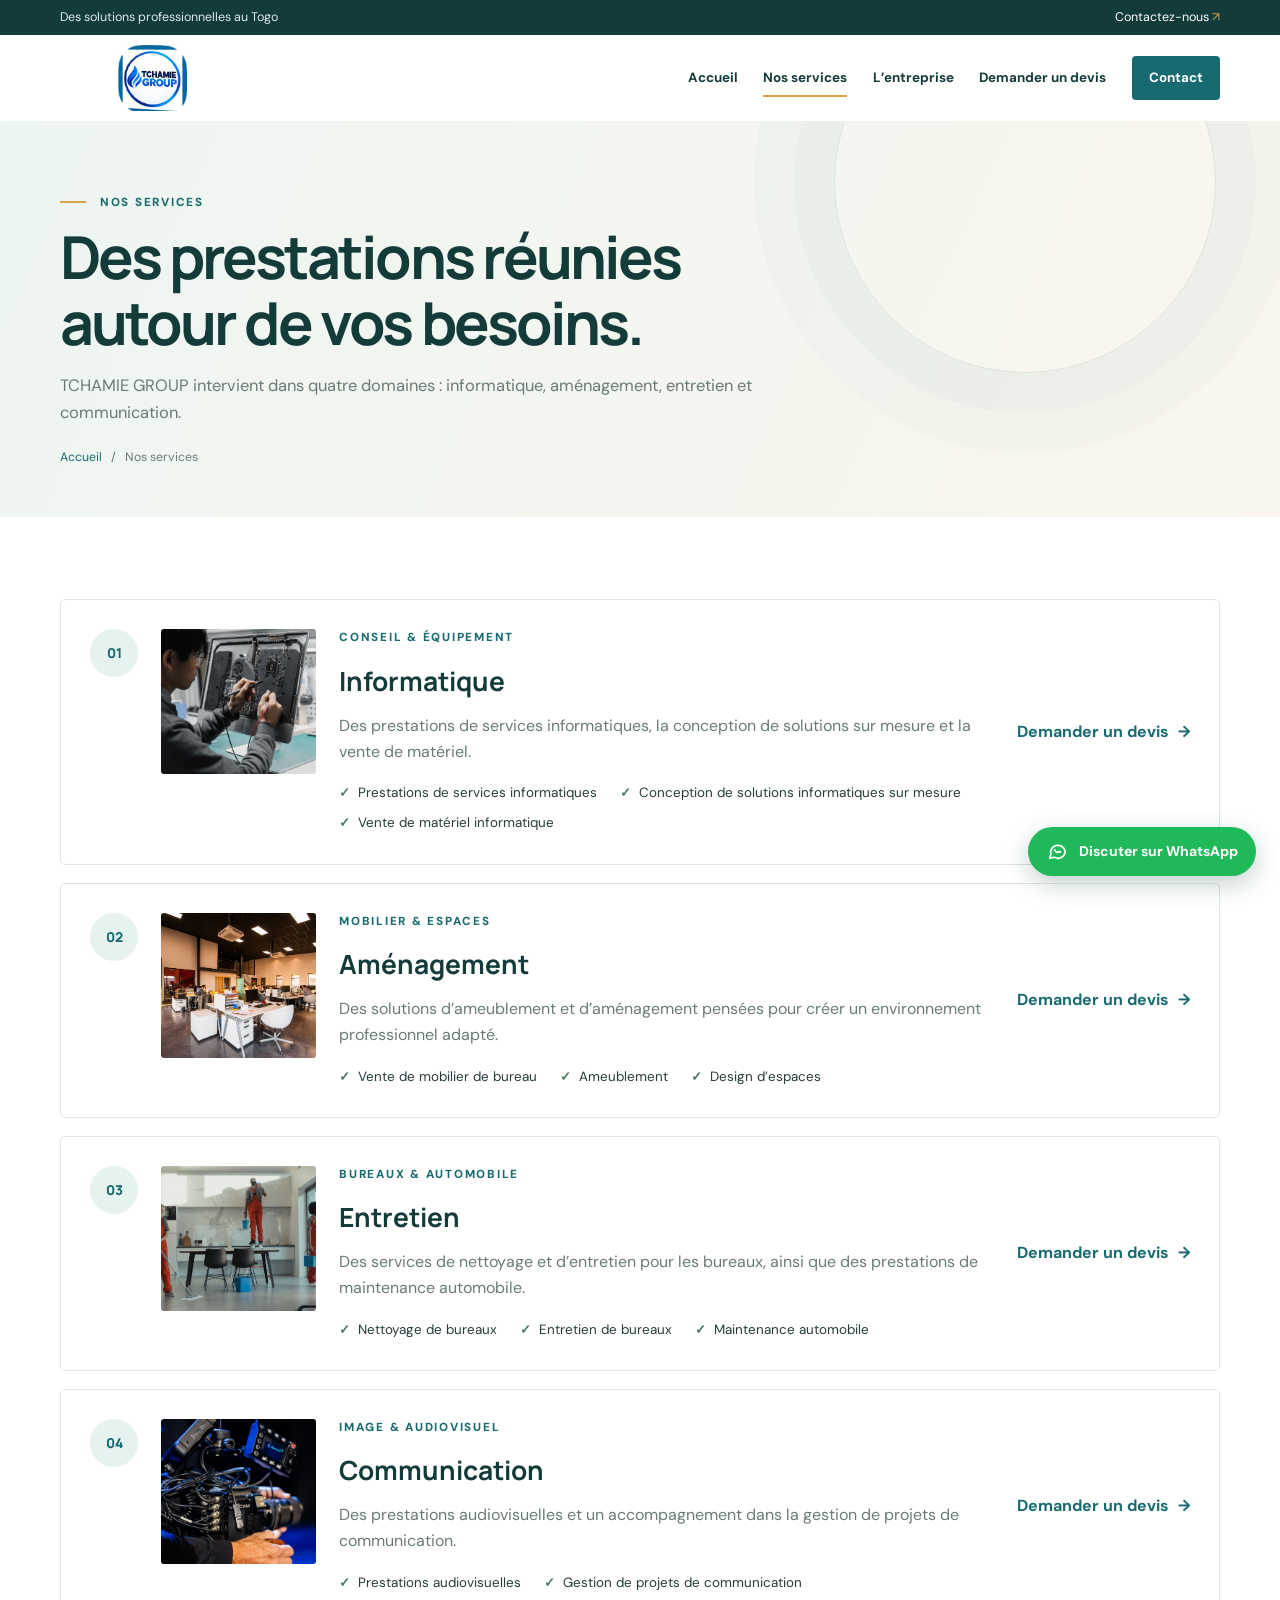
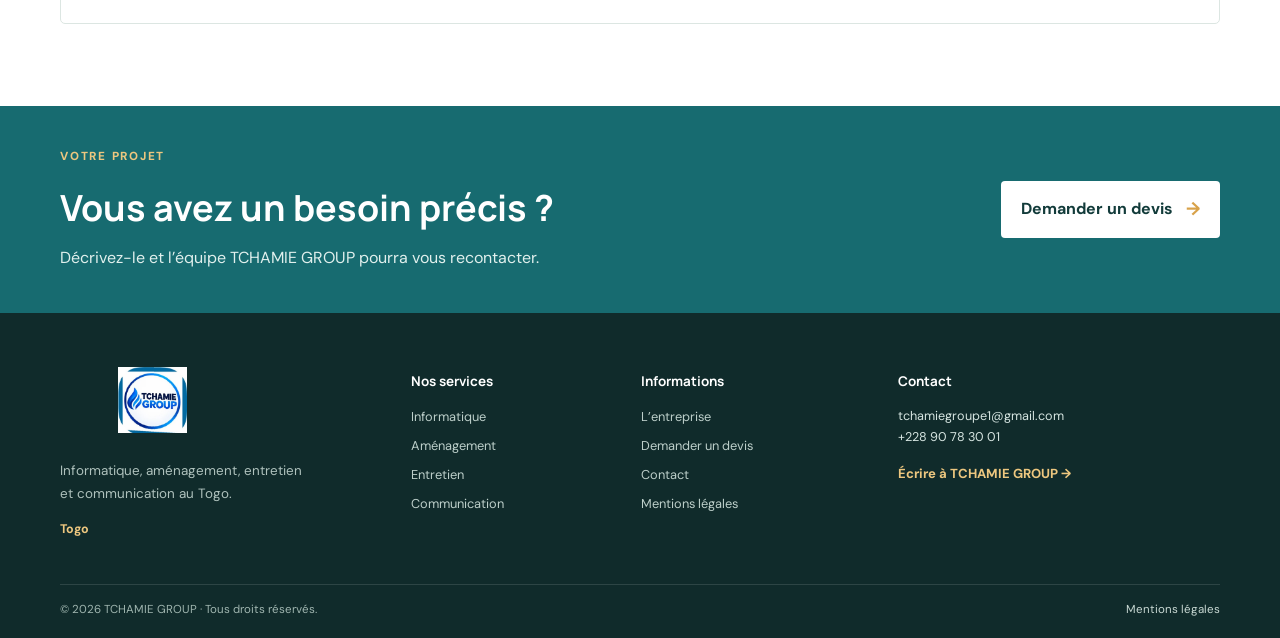
<file: services.html>
<!doctype html>
<html lang="fr">
<head><meta charset="utf-8"><meta name="viewport" content="width=device-width, initial-scale=1"><meta name="theme-color" content="#123b3a"><meta name="description" content="Découvrez les services de TCHAMIE GROUP : informatique, aménagement, entretien et communication au Togo."><title>Nos services — TCHAMIE GROUP</title><link rel="preconnect" href="https://fonts.googleapis.com"><link rel="preconnect" href="https://fonts.gstatic.com" crossorigin><link href="https://fonts.googleapis.com/css2?family=DM+Sans:wght@400;500;600;700&family=Manrope:wght@400;500;600;700;800&display=swap" rel="stylesheet"><link rel="stylesheet" href="styles.css"><script src="script.js" defer></script></head>
<body><a class="skip-link" href="#contenu">Aller au contenu</a><header class="site-header"><div class="topbar"><div class="container topbar-inner"><span>Des solutions professionnelles au Togo</span><a href="contact.html">Contactez-nous <span aria-hidden="true">↗</span></a></div></div><div class="container nav-wrap"><a class="brand" href="index.html" aria-label="TCHAMIE GROUP, accueil"><img class="brand-logo" src="logo.png" alt="Logo de TCHAMIE GROUP"></a><button class="menu-toggle" type="button" aria-expanded="false" aria-controls="main-nav"><span class="sr-only">Ouvrir le menu</span><span></span><span></span><span></span></button><nav class="main-nav" id="main-nav" aria-label="Navigation principale"><a href="index.html">Accueil</a><a class="active" aria-current="page" href="services.html">Nos services</a><a href="entreprise.html">L’entreprise</a><a href="devis.html">Demander un devis</a><a class="nav-cta" href="contact.html">Contact</a></nav></div></header>
<main id="contenu"><section class="page-hero"><div class="container page-hero-inner"><p class="eyebrow"><span class="eyebrow-line"></span> Nos services</p><h1>Des prestations réunies autour de vos besoins.</h1><p>TCHAMIE GROUP intervient dans quatre domaines : informatique, aménagement, entretien et communication.</p><div class="breadcrumb"><a href="index.html">Accueil</a><span aria-hidden="true">/</span><span>Nos services</span></div></div></section>
<section class="section-pad"><div class="container service-list">
<article class="service-detail" id="informatique"><div class="service-number">01</div><img class="service-photo" src="images/informatique.jpg" alt="Technicien réparant un ordinateur" width="1200" height="800" loading="lazy" decoding="async"><div class="service-detail-content"><p class="eyebrow">Conseil & équipement</p><h2>Informatique</h2><p>Des prestations de services informatiques, la conception de solutions sur mesure et la vente de matériel.</p><ul><li>Prestations de services informatiques</li><li>Conception de solutions informatiques sur mesure</li><li>Vente de matériel informatique</li></ul></div><a class="text-link" href="devis.html?service=informatique">Demander un devis <span aria-hidden="true">→</span></a></article>
<article class="service-detail" id="amenagement"><div class="service-number">02</div><img class="service-photo" src="images/amenagement.jpg" alt="Espace de bureau aménagé avec mobilier et postes de travail" width="1200" height="798" loading="lazy" decoding="async"><div class="service-detail-content"><p class="eyebrow">Mobilier & espaces</p><h2>Aménagement</h2><p>Des solutions d’ameublement et d’aménagement pensées pour créer un environnement professionnel adapté.</p><ul><li>Vente de mobilier de bureau</li><li>Ameublement</li><li>Design d’espaces</li></ul></div><a class="text-link" href="devis.html?service=amenagement">Demander un devis <span aria-hidden="true">→</span></a></article>
<article class="service-detail" id="entretien"><div class="service-number">03</div><img class="service-photo" src="images/entretien.jpg" alt="Équipe réalisant le nettoyage d’un intérieur professionnel" width="1200" height="800" loading="lazy" decoding="async"><div class="service-detail-content"><p class="eyebrow">Bureaux & automobile</p><h2>Entretien</h2><p>Des services de nettoyage et d’entretien pour les bureaux, ainsi que des prestations de maintenance automobile.</p><ul><li>Nettoyage de bureaux</li><li>Entretien de bureaux</li><li>Maintenance automobile</li></ul></div><a class="text-link" href="devis.html?service=entretien">Demander un devis <span aria-hidden="true">→</span></a></article>
<article class="service-detail" id="communication"><div class="service-number">04</div><img class="service-photo" src="images/communication.jpg" alt="Caméra et matériel de tournage pour une production audiovisuelle" width="1200" height="800" loading="lazy" decoding="async"><div class="service-detail-content"><p class="eyebrow">Image & audiovisuel</p><h2>Communication</h2><p>Des prestations audiovisuelles et un accompagnement dans la gestion de projets de communication.</p><ul><li>Prestations audiovisuelles</li><li>Gestion de projets de communication</li></ul></div><a class="text-link" href="devis.html?service=communication">Demander un devis <span aria-hidden="true">→</span></a></article>
</div></section><section class="admission-band"><div class="container admission-band-inner"><div><p class="eyebrow eyebrow-light">Votre projet</p><h2>Vous avez un besoin précis ?</h2><p>Décrivez-le et l’équipe TCHAMIE GROUP pourra vous recontacter.</p></div><a class="button button-light" href="devis.html">Demander un devis <span aria-hidden="true">→</span></a></div></section></main>
<footer class="site-footer"><div class="container footer-main"><div class="footer-about"><a class="brand brand-footer" href="index.html"><img class="brand-logo" src="logo.png" alt="TCHAMIE GROUP"></a><p>Informatique, aménagement, entretien et communication au Togo.</p><span class="footer-location">Togo</span></div><div class="footer-links"><h2>Nos services</h2><a href="#informatique">Informatique</a><a href="#amenagement">Aménagement</a><a href="#entretien">Entretien</a><a href="#communication">Communication</a></div><div class="footer-links"><h2>Informations</h2><a href="entreprise.html">L’entreprise</a><a href="devis.html">Demander un devis</a><a href="contact.html">Contact</a><a href="mentions-legales.html">Mentions légales</a></div><div class="footer-contact"><h2>Contact</h2><p><a href="mailto:tchamiegroupe1@gmail.com">tchamiegroupe1@gmail.com</a><br><a href="tel:+22890783001">+228 90 78 30 01</a></p><a class="footer-contact-link" href="contact.html">Écrire à TCHAMIE GROUP <span aria-hidden="true">→</span></a></div></div><div class="container footer-bottom"><span>© <span data-current-year>2026</span> TCHAMIE GROUP · Tous droits réservés.</span><a href="mentions-legales.html">Mentions légales</a></div></footer></body></html>
</file>
<file: styles.css>
:root {
    color-scheme: light;
    --navy: #123b3a;
    --navy-soft: #1b5550;
    --blue: #176b70;
    --blue-light: #e6f2f0;
    --gold: #d8a24a;
    --gold-light: #fbf2df;
    --green: #47785e;
    --ink: #243c3a;
    --muted: #697b77;
    --line: #dce6e2;
    --paper: #ffffff;
    --mist: #f5f7f4;
    --font-body: "DM Sans", "Segoe UI", sans-serif;
    --font-heading: "Manrope", "Segoe UI", sans-serif;
}

* {
    box-sizing: border-box;
}

html {
    scroll-behavior: smooth;
}

body {
    margin: 0;
    color: var(--ink);
    background: var(--paper);
    font-family: var(--font-body);
    font-size: 16px;
    line-height: 1.65;
}

img {
    display: block;
    max-width: 100%;
}

a {
    color: inherit;
}

button,
input,
select,
textarea {
    font: inherit;
}

a:focus-visible,
button:focus-visible,
input:focus-visible,
select:focus-visible,
textarea:focus-visible {
    outline: 3px solid var(--gold);
    outline-offset: 3px;
}

.container {
    width: min(1160px, calc(100% - 48px));
    margin-inline: auto;
}

.sr-only {
    position: absolute;
    width: 1px;
    height: 1px;
    padding: 0;
    margin: -1px;
    overflow: hidden;
    clip: rect(0, 0, 0, 0);
    white-space: nowrap;
    border: 0;
}

.skip-link {
    position: absolute;
    z-index: 20;
    top: 8px;
    left: 8px;
    padding: 10px 15px;
    color: white;
    background: var(--navy);
    transform: translateY(-150%);
}

.skip-link:focus {
    transform: translateY(0);
}

.site-header {
    position: relative;
    z-index: 10;
    background: white;
}

.topbar {
    color: #dceaf2;
    background: var(--navy);
    font-size: .78rem;
}

.topbar-inner {
    display: flex;
    justify-content: space-between;
    gap: 20px;
    padding-block: 7px;
}

.topbar a {
    color: #fff;
    text-decoration: none;
}

.topbar a span {
    color: var(--gold);
}

.nav-wrap {
    min-height: 86px;
    display: flex;
    align-items: center;
    justify-content: space-between;
    gap: 25px;
}

.brand {
    display: inline-flex;
    align-items: center;
    gap: 11px;
    color: var(--navy);
    text-decoration: none;
    flex: 0 0 auto;
}

.brand-mark {
    width: 43px;
    height: 43px;
    display: grid;
    place-items: center;
    color: white;
    background: var(--blue);
    border-radius: 5px 15px 5px 15px;
    font: 800 1.65rem/1 var(--font-heading);
}

.brand-name {
    font: 800 1.3rem/1 var(--font-heading);
    letter-spacing: .035em;
}

.brand-name small {
    display: block;
    margin-top: 6px;
    color: var(--muted);
    font: 700 .53rem/1 var(--font-body);
    letter-spacing: .12em;
}

.main-nav {
    display: flex;
    align-items: center;
    gap: clamp(14px, 2vw, 27px);
}

.main-nav a {
    position: relative;
    color: var(--navy);
    text-decoration: none;
    font-size: .84rem;
    font-weight: 700;
    white-space: nowrap;
}

.main-nav a:not(.nav-cta)::after {
    position: absolute;
    right: 0;
    bottom: -8px;
    left: 0;
    height: 2px;
    content: "";
    background: var(--gold);
    transform: scaleX(0);
    transform-origin: left;
    transition: transform .18s ease;
}

.main-nav a:hover::after,
.main-nav a.active:not(.nav-cta)::after {
    transform: scaleX(1);
}

.main-nav .nav-cta {
    padding: 11px 17px;
    color: white;
    background: var(--blue);
    border-radius: 4px;
}

.main-nav .nav-cta:hover {
    background: var(--navy);
}

.menu-toggle {
    display: none;
}

.hero {
    position: relative;
    overflow: hidden;
    color: white;
    background: var(--navy);
}

.hero::before {
    position: absolute;
    inset: 0 0 0 48%;
    content: "";
    background: radial-gradient(ellipse at 82% 28%, rgba(56, 139, 128, .38), transparent 49%), linear-gradient(125deg, transparent 20%, rgba(255, 255, 255, .025) 20.2%, transparent 20.7%);
    pointer-events: none;
}

.hero-grid {
    position: relative;
    display: grid;
    grid-template-columns: 1fr .95fr;
    align-items: center;
    gap: 50px;
    min-height: 515px;
    padding-top: 50px;
    padding-bottom: 48px;
}

.hero-copy {
    max-width: 590px;
    padding-bottom: 20px;
}

.eyebrow {
    margin: 0 0 13px;
    color: var(--blue);
    font-size: .73rem;
    font-weight: 800;
    letter-spacing: .15em;
    line-height: 1.5;
    text-transform: uppercase;
}

.hero .eyebrow,
.eyebrow-light {
    color: #edc77f;
}

.eyebrow-line {
    display: inline-block;
    width: 26px;
    height: 2px;
    margin: 0 9px 3px 0;
    background: var(--gold);
}

h1,
h2,
h3,
p {
    margin-top: 0;
}

h1,
h2,
h3 {
    font-family: var(--font-heading);
}

.hero h1 {
    max-width: 630px;
    margin-bottom: 19px;
    font-size: clamp(2.7rem, 5vw, 4.65rem);
    font-weight: 800;
    line-height: 1.08;
    letter-spacing: -.055em;
}

.hero h1 span {
    color: #edc77f;
}

.hero-lead {
    max-width: 570px;
    margin-bottom: 28px;
    color: #d6e5e1;
    font-size: 1.04rem;
}

.hero-actions {
    display: flex;
    flex-wrap: wrap;
    align-items: center;
    gap: 19px 25px;
}

.button {
    min-height: 48px;
    display: inline-flex;
    align-items: center;
    justify-content: center;
    gap: 13px;
    padding: 12px 19px;
    border: 1px solid transparent;
    border-radius: 4px;
    font-weight: 700;
    text-decoration: none;
    transition: transform .18s ease, background .18s ease, color .18s ease;
    cursor: pointer;
}

.button:hover {
    transform: translateY(-2px);
}

.button-primary {
    color: white;
    background: var(--blue);
}

.button-primary:hover {
    background: #125b61;
}

.button-primary span,
.button-light span {
    color: var(--gold);
    font-size: 1.15rem;
}

.text-link {
    color: var(--blue);
    font-weight: 700;
    text-decoration: none;
}

.text-link span {
    padding-left: 5px;
}

.text-link:hover {
    text-decoration: underline;
    text-underline-offset: 4px;
}

.hero .text-link {
    color: white;
}

.hero-note {
    display: flex;
    align-items: center;
    gap: 12px;
    max-width: 435px;
    margin-top: 30px;
    color: #b9cfca;
    font-size: .79rem;
}

.note-icon {
    color: var(--gold);
    font-size: 1.4rem;
}

.hero-art {
    position: relative;
    height: clamp(370px, 34vw, 470px);
    overflow: hidden;
    border: 1px solid rgba(255, 255, 255, .18);
    border-radius: 8px 8px 8px 90px;
    box-shadow: 0 20px 50px rgba(0, 0, 0, .18);
}

.building-photo {
    position: absolute;
    inset: 0;
    width: 100%;
    height: 100%;
    object-fit: cover;
    object-position: center 48%;
}

.hero-bottom {
    position: relative;
    display: flex;
    align-items: center;
    gap: 28px;
    min-height: 57px;
    border-top: 1px solid rgba(255, 255, 255, .15);
    color: #b3c9c5;
    font-size: .66rem;
    font-weight: 700;
    letter-spacing: .13em;
}

.hero-bottom span:not(.hero-bottom-note)::before {
    display: inline-block;
    width: 5px;
    height: 5px;
    margin: 0 8px 2px 0;
    content: "";
    background: var(--gold);
    border-radius: 50%;
}

.hero-bottom-note {
    margin-left: auto;
    color: #d6e5e1;
    font-weight: 500;
    letter-spacing: .02em;
}

.section-pad {
    padding-block: 82px;
}

.intro-section {
    background: #fff;
}

.intro-grid {
    display: grid;
    grid-template-columns: 1.05fr .95fr;
    gap: 75px;
    align-items: start;
}

.intro-grid h2,
.section-heading h2,
.story-copy h2,
.contact-details h2 {
    max-width: 580px;
    margin-bottom: 0;
    color: var(--navy);
    font-size: clamp(1.9rem, 3.2vw, 2.7rem);
    line-height: 1.2;
    letter-spacing: -.04em;
}

.intro-copy {
    padding-top: 31px;
    color: var(--muted);
}

.intro-copy p {
    margin-bottom: 15px;
}

.intro-copy .text-link {
    display: inline-block;
    margin-top: 8px;
}

.program-section,
.values-section {
    background: var(--mist);
}

.section-heading {
    display: flex;
    align-items: end;
    justify-content: space-between;
    gap: 25px;
    margin-bottom: 29px;
}

.section-heading h2 {
    font-size: clamp(1.8rem, 3vw, 2.4rem);
}

.section-heading>.text-link {
    margin-bottom: 6px;
    white-space: nowrap;
}

.program-grid {
    display: grid;
    grid-template-columns: repeat(3, 1fr);
    gap: 17px;
}

.program-card {
    min-height: 276px;
    padding: 25px 24px 23px;
    background: white;
    border: 1px solid var(--line);
    border-radius: 5px;
    transition: transform .2s ease, box-shadow .2s ease;
}

.program-card:hover,
.track-card:hover,
.value-card:hover {
    transform: translateY(-3px);
    box-shadow: 0 14px 30px rgba(18, 59, 58, .08);
}

.card-icon {
    width: 43px;
    height: 43px;
    display: grid;
    place-items: center;
    margin-bottom: 17px;
    border-radius: 50%;
    font: 800 .78rem var(--font-heading);
}

.icon-blue {
    color: var(--blue);
    background: var(--blue-light);
}

.icon-gold {
    color: #8b5e1e;
    background: var(--gold-light);
}

.icon-green {
    color: var(--green);
    background: #eaf3eb;
}

.card-kicker {
    margin-bottom: 3px;
    color: var(--muted);
    font-size: .71rem;
    font-weight: 700;
    letter-spacing: .06em;
    text-transform: uppercase;
}

.program-card h3 {
    margin-bottom: 9px;
    color: var(--navy);
    font-size: 1.18rem;
}

.program-card>p:not(.card-kicker) {
    min-height: 70px;
    color: var(--muted);
    font-size: .88rem;
}

.program-card>a,
.news-content>a {
    color: var(--blue);
    font-size: .82rem;
    font-weight: 700;
    text-decoration: none;
}

.program-card>a:hover,
.news-content>a:hover {
    text-decoration: underline;
    text-underline-offset: 4px;
}

.program-card>a span,
.news-content>a span {
    margin-left: 4px;
}

.verification-note {
    margin: 16px 0 0;
    color: var(--muted);
    font-size: .76rem;
}

.admission-band {
    color: white;
    background: var(--blue);
}

.admission-band-inner {
    display: flex;
    align-items: center;
    justify-content: space-between;
    gap: 32px;
    padding-block: 42px;
}

.admission-band h2 {
    margin: 0 0 7px;
    font-size: clamp(1.6rem, 3vw, 2.25rem);
}

.admission-band p:not(.eyebrow) {
    margin: 0;
    color: #e1f0ed;
}

.button-light {
    flex: 0 0 auto;
    color: var(--navy);
    background: white;
}

.button-light:hover {
    background: #f2f6f3;
}

.news-section {
    background: white;
}

.news-grid {
    display: grid;
    grid-template-columns: repeat(3, 1fr);
    gap: 18px;
}

.news-card {
    overflow: hidden;
    background: white;
    border: 1px solid var(--line);
    border-radius: 5px;
}

.news-visual {
    position: relative;
    min-height: 160px;
    display: flex;
    align-items: flex-end;
    justify-content: space-between;
    overflow: hidden;
    padding: 18px;
    color: white;
}

.news-visual::before,
.news-visual::after {
    position: absolute;
    content: "";
    border: 1px solid rgba(255, 255, 255, .22);
    border-radius: 50%;
}

.news-visual::before {
    top: -83px;
    right: -8px;
    width: 220px;
    height: 220px;
}

.news-visual::after {
    top: -52px;
    right: 22px;
    width: 162px;
    height: 162px;
}

.news-visual span,
.news-visual b {
    position: relative;
    z-index: 1;
}

.news-visual span {
    font-size: .67rem;
    font-weight: 800;
    letter-spacing: .15em;
}

.news-visual b {
    color: rgba(255, 255, 255, .65);
    font: 800 3.5rem/1 var(--font-heading);
}

.news-visual-blue {
    background: linear-gradient(135deg, #176b70, #62a99c);
}

.news-visual-gold {
    background: linear-gradient(135deg, #93622e, #d8a24a);
}

.news-visual-green {
    background: linear-gradient(135deg, #356b55, #83a779);
}

.news-content {
    padding: 18px 19px 20px;
}

.news-meta {
    margin-bottom: 8px;
    color: var(--muted);
    font-size: .72rem;
}

.news-content h3,
.news-content h2 {
    margin-bottom: 16px;
    color: var(--navy);
    font-size: 1.03rem;
    line-height: 1.4;
}

.news-content>p:not(.news-meta) {
    min-height: 70px;
    margin-bottom: 16px;
    color: var(--muted);
    font-size: .85rem;
}

.site-footer {
    color: #d0dfdb;
    background: #102b2b;
}

.footer-main {
    display: grid;
    grid-template-columns: 1.15fr .7fr .8fr 1.2fr;
    gap: 42px;
    padding-block: 54px 43px;
}

.brand-footer {
    color: white;
}

.brand-footer .brand-mark {
    color: var(--navy);
    background: var(--gold);
}

.brand-footer .brand-name small {
    color: #afc2bd;
}

.footer-about>p {
    max-width: 250px;
    margin: 19px 0 10px;
    color: #afc2bd;
    font-size: .84rem;
}

.footer-location {
    color: #edc77f;
    font-size: .78rem;
    font-weight: 700;
}

.footer-links h2,
.footer-contact h2 {
    margin: 5px 0 16px;
    color: white;
    font: 700 .84rem var(--font-heading);
}

.footer-links a {
    display: block;
    width: fit-content;
    margin: 8px 0;
    color: #bdcfca;
    font-size: .8rem;
    text-decoration: none;
}

.footer-links a:hover,
.footer-bottom a:hover {
    color: #edc77f;
}

.footer-contact p {
    color: #afc2bd;
    font-size: .79rem;
}

.footer-contact-link {
    color: #edc77f;
    font-size: .82rem;
    font-weight: 700;
    text-decoration: none;
}

.footer-bottom {
    display: flex;
    justify-content: space-between;
    gap: 18px;
    padding-block: 15px 19px;
    border-top: 1px solid rgba(255, 255, 255, .12);
    color: #9fb5af;
    font-size: .72rem;
}

.footer-bottom a {
    color: #c8d8d3;
    text-decoration: none;
}

.page-hero {
    position: relative;
    overflow: hidden;
    background: linear-gradient(115deg, #edf5f2, #faf6ed);
}

.page-hero::after {
    position: absolute;
    top: -130px;
    right: 5%;
    width: 380px;
    height: 380px;
    content: "";
    border: 1px solid rgba(23, 107, 112, .13);
    border-radius: 50%;
    box-shadow: 0 0 0 40px rgba(23, 107, 112, .025), 0 0 0 80px rgba(23, 107, 112, .02);
    pointer-events: none;
}

.page-hero-inner {
    position: relative;
    z-index: 1;
    padding-block: 73px 50px;
}

.page-hero h1 {
    max-width: 780px;
    margin-bottom: 15px;
    color: var(--navy);
    font-size: clamp(2.3rem, 5vw, 3.7rem);
    line-height: 1.12;
    letter-spacing: -.05em;
}

.page-hero-inner>p:not(.eyebrow) {
    max-width: 720px;
    margin-bottom: 21px;
    color: var(--muted);
    font-size: 1.03rem;
}

.breadcrumb {
    display: flex;
    gap: 9px;
    color: var(--muted);
    font-size: .77rem;
}

.breadcrumb a {
    color: var(--blue);
    text-decoration: none;
}

.breadcrumb a:hover {
    text-decoration: underline;
}

.notice {
    padding: 17px 19px;
    border-left: 4px solid var(--gold);
    border-radius: 3px;
}

.notice strong {
    display: block;
    margin-bottom: 3px;
    color: var(--navy);
    font: 700 .93rem var(--font-heading);
}

.notice p {
    margin: 0;
    color: var(--muted);
    font-size: .86rem;
}

.notice-warm {
    background: var(--gold-light);
}

.notice-blue {
    border-color: var(--blue);
    background: var(--blue-light);
}

.domain-block {
    display: grid;
    grid-template-columns: 160px 1fr;
    gap: 30px;
    padding-block: 46px;
    border-bottom: 1px solid var(--line);
    scroll-margin-top: 20px;
}

.domain-index {
    padding-top: 8px;
    color: var(--blue);
    font-size: .72rem;
    font-weight: 800;
    letter-spacing: .13em;
}

.domain-content h2,
.content-title {
    margin-bottom: 8px;
    color: var(--navy);
    font-size: 1.8rem;
    letter-spacing: -.03em;
}

.domain-intro {
    max-width: 760px;
    margin-bottom: 23px;
    color: var(--muted);
}

.track-grid {
    display: grid;
    grid-template-columns: repeat(3, 1fr);
    gap: 13px;
}

.track-card {
    padding: 18px;
    background: var(--mist);
    border: 1px solid var(--line);
    border-radius: 4px;
    transition: transform .18s ease, box-shadow .18s ease;
}

.track-card h3 {
    margin-bottom: 7px;
    color: var(--navy);
    font-size: .97rem;
}

.track-card>p {
    min-height: 67px;
    color: var(--muted);
    font-size: .82rem;
}

.track-card dl {
    margin: 0;
}

.track-card dl div {
    padding-top: 9px;
    border-top: 1px solid var(--line);
}

.track-card dl div+div {
    margin-top: 8px;
}

.track-card dt {
    color: var(--blue);
    font-size: .68rem;
    font-weight: 800;
}

.track-card dd {
    margin: 2px 0 0;
    color: var(--ink);
    font-size: .76rem;
}

.cta-strip {
    display: flex;
    align-items: center;
    justify-content: space-between;
    gap: 25px;
    margin-top: 47px;
    padding: 26px 29px;
    background: var(--blue-light);
    border-radius: 5px;
}

.cta-strip h2 {
    margin-bottom: 5px;
    color: var(--navy);
    font: 700 1.15rem var(--font-heading);
}

.cta-strip p {
    margin: 0;
    color: var(--muted);
    font-size: .86rem;
}

.two-column-layout {
    display: grid;
    grid-template-columns: minmax(0, 1.45fr) minmax(260px, .75fr);
    align-items: start;
    gap: 50px;
}

.two-column-layout .notice {
    margin-bottom: 32px;
}

.content-title {
    margin-bottom: 22px;
}

.steps-list {
    padding: 0;
    margin: 0;
    list-style: none;
}

.steps-list li {
    display: grid;
    grid-template-columns: 48px 1fr;
    gap: 15px;
    padding: 0 0 24px;
}

.steps-list li>span {
    width: 38px;
    height: 38px;
    display: grid;
    place-items: center;
    color: var(--blue);
    background: var(--blue-light);
    border-radius: 50%;
    font: 800 .8rem var(--font-heading);
}

.steps-list h3 {
    margin-bottom: 4px;
    color: var(--navy);
    font-size: 1rem;
}

.steps-list p {
    margin: 0;
    color: var(--muted);
    font-size: .87rem;
}

.side-card {
    padding: 23px;
    background: var(--mist);
    border: 1px solid var(--line);
    border-radius: 5px;
}

.side-card h2 {
    margin-bottom: 18px;
    color: var(--navy);
    font-size: 1.35rem;
}

.check-list {
    padding: 0;
    margin: 0 0 18px;
    list-style: none;
}

.check-list li {
    position: relative;
    padding: 7px 0 7px 22px;
    border-bottom: 1px solid var(--line);
    color: var(--ink);
    font-size: .84rem;
}

.check-list li::before {
    position: absolute;
    left: 0;
    color: var(--green);
    content: "✓";
    font-weight: 800;
}

.small-muted {
    color: var(--muted);
    font-size: .76rem;
}

.button-full {
    width: 100%;
    margin-top: 8px;
    text-align: center;
}

.application-section {
    background: var(--mist);
}

.application-grid {
    display: grid;
    grid-template-columns: .8fr 1.2fr;
    gap: 55px;
    align-items: start;
}

.application-grid h2 {
    max-width: 430px;
    margin-bottom: 15px;
    color: var(--navy);
    font-size: 2rem;
    line-height: 1.2;
}

.application-grid>div>p:not(.eyebrow) {
    color: var(--muted);
}

.application-grid .notice {
    margin-top: 25px;
}

.contact-form {
    padding: 28px;
    background: white;
    border: 1px solid var(--line);
    border-radius: 5px;
    box-shadow: 0 12px 35px rgba(9, 42, 67, .045);
}

.contact-form h2 {
    margin-bottom: 2px;
    color: var(--navy);
    font-size: 1.4rem;
}

.form-intro {
    margin-bottom: 20px;
    color: var(--muted);
    font-size: .82rem;
}

.form-row {
    display: grid;
    grid-template-columns: 1fr 1fr;
    gap: 14px;
}

.field {
    display: flex;
    flex-direction: column;
    gap: 6px;
    margin-bottom: 15px;
}

.field label {
    color: var(--navy);
    font-size: .81rem;
    font-weight: 700;
}

.field label span {
    color: #a23d32;
}

.field input,
.field select,
.field textarea {
    width: 100%;
    min-height: 45px;
    padding: 10px 12px;
    color: var(--ink);
    background: white;
    border: 1px solid #cbd9d5;
    border-radius: 3px;
}

.field textarea {
    min-height: 120px;
    resize: vertical;
}

.field input::placeholder,
.field textarea::placeholder {
    color: #778a85;
}

.contact-form .button {
    border: 0;
}

.form-status {
    min-height: 1.3em;
    margin: 10px 0 0;
    color: var(--green);
    font-size: .82rem;
    font-weight: 700;
}

.story-grid {
    display: grid;
    grid-template-columns: 1fr 1fr;
    align-items: center;
    gap: 70px;
}

.story-art {
    position: relative;
    min-height: 360px;
    overflow: hidden;
    background: linear-gradient(165deg, #b9d8d0, #f0edda 67%, #c3a078 67%);
    border-radius: 160px 5px 5px 5px;
}

.story-sun {
    position: absolute;
    top: 13%;
    right: 15%;
    width: 75px;
    height: 75px;
    background: #edc77f;
    border-radius: 50%;
}

.story-tower {
    position: absolute;
    right: 23%;
    bottom: 16%;
    width: 48%;
    height: 47%;
    background: repeating-linear-gradient(90deg, #f5ead6 0 27px, #d9c5a5 28px 34px);
    border-top: 14px solid #a56d50;
    box-shadow: 10px 10px 0 rgba(18, 59, 58, .12);
}

.story-tower::before {
    position: absolute;
    top: -29px;
    right: -5%;
    left: -5%;
    height: 17px;
    content: "";
    background: #b87754;
    clip-path: polygon(0 100%, 10% 0, 90% 0, 100% 100%);
}

.story-horizon {
    position: absolute;
    right: -10%;
    bottom: -17%;
    left: -10%;
    height: 36%;
    background: #527d62;
    border-radius: 50% 50% 0 0;
}

.story-art-label {
    position: absolute;
    z-index: 2;
    bottom: 18px;
    left: 21px;
    color: white;
    font-size: .72rem;
    font-weight: 800;
    letter-spacing: .15em;
}

.story-copy h2 {
    margin-bottom: 20px;
}

.story-copy>p:not(.eyebrow) {
    color: var(--muted);
}

.story-copy .small-muted {
    margin-top: 20px;
}

.values-grid {
    display: grid;
    grid-template-columns: repeat(4, 1fr);
    gap: 14px;
}

.value-card {
    min-height: 190px;
    padding: 20px;
    background: white;
    border: 1px solid var(--line);
    border-radius: 4px;
    transition: transform .18s ease, box-shadow .18s ease;
}

.value-card>span {
    color: var(--blue);
    font: 800 .75rem var(--font-heading);
}

.value-card h3 {
    margin: 15px 0 7px;
    color: var(--navy);
    font-size: 1.05rem;
}

.value-card p {
    margin: 0;
    color: var(--muted);
    font-size: .82rem;
}

.life-grid {
    display: grid;
    grid-template-columns: repeat(3, 1fr);
    gap: 18px;
    margin-top: 31px;
}

.life-card {
    overflow: hidden;
    border: 1px solid var(--line);
    border-radius: 5px;
}

.life-illustration {
    position: relative;
    min-height: 205px;
    overflow: hidden;
    background: linear-gradient(145deg, #d6e9e1, #82b6ae);
}

.life-illustration span {
    position: absolute;
    z-index: 1;
    top: 17px;
    left: 18px;
    color: var(--navy);
    font-size: .66rem;
    font-weight: 800;
    letter-spacing: .16em;
}

.life-illustration i,
.life-illustration b {
    position: absolute;
    bottom: 0;
    display: block;
    background: #f5ead6;
    border-top: 9px solid #a56d50;
}

.life-illustration i {
    left: 15%;
    width: 70%;
    height: 57%;
}

.life-illustration b {
    left: 8%;
    width: 84%;
    height: 9px;
    background: #a56d50;
}

.life-illustration::before {
    position: absolute;
    top: 29%;
    left: 22%;
    width: 56%;
    height: 37%;
    content: "";
    background: repeating-linear-gradient(90deg, #4f8582 0 26px, #d6e9e1 27px 35px);
}

.life-library {
    background: linear-gradient(145deg, #efe0bb, #c9a56d);
}

.life-library i {
    background: #eee5ce;
}

.life-library::before {
    background: repeating-linear-gradient(90deg, #76583f 0 9px, #d1ad70 10px 23px, #76583f 24px 30px);
}

.life-project {
    background: linear-gradient(145deg, #bfd8c8, #73977a);
}

.life-project i {
    background: #e7e2cc;
}

.life-project::before {
    background: repeating-linear-gradient(90deg, #c9ae7b 0 24px, #557567 25px 31px);
}

.life-copy {
    padding: 20px;
}

.life-copy h2 {
    margin-bottom: 8px;
    color: var(--navy);
    font-size: 1.13rem;
}

.life-copy>p:not(.eyebrow) {
    margin: 0;
    color: var(--muted);
    font-size: .85rem;
}

.news-grid-page .news-content h2 {
    min-height: 60px;
    font-size: 1.08rem;
}

.contact-layout {
    display: grid;
    grid-template-columns: .9fr 1.1fr;
    gap: 65px;
    align-items: start;
}

.contact-details h2 {
    margin-bottom: 13px;
    font-size: 2.2rem;
}

.contact-details>p:not(.eyebrow) {
    color: var(--muted);
}

.contact-detail {
    display: flex;
    gap: 13px;
    margin-top: 23px;
}

.detail-symbol {
    width: 37px;
    height: 37px;
    display: grid;
    flex: 0 0 auto;
    place-items: center;
    color: var(--blue);
    background: var(--blue-light);
    border-radius: 50%;
    font-size: 1.1rem;
    font-weight: 700;
}

.contact-detail h3 {
    margin: 0 0 2px;
    color: var(--navy);
    font-size: .91rem;
}

.contact-detail p {
    margin: 0;
    color: var(--ink);
    font-size: .85rem;
}

.contact-detail a {
    color: var(--blue);
}

.map-placeholder {
    position: relative;
    min-height: 180px;
    display: flex;
    flex-direction: column;
    align-items: center;
    justify-content: center;
    overflow: hidden;
    margin-top: 28px;
    color: var(--navy);
    background-color: #e9f0e9;
    background-image: linear-gradient(35deg, transparent 46%, #cbd9ce 47%, #cbd9ce 49%, transparent 50%), linear-gradient(145deg, transparent 45%, #d2dfd8 46%, #d2dfd8 48%, transparent 49%);
    border: 1px solid var(--line);
}

.map-lines {
    position: absolute;
    inset: 0;
    opacity: .8;
    background: repeating-linear-gradient(35deg, transparent 0 35px, rgba(255, 255, 255, .7) 36px 39px, transparent 40px 69px);
}

.map-pin {
    position: relative;
    z-index: 1;
    color: #a56d50;
    font-size: 2rem;
    text-shadow: 0 2px 0 white;
}

.map-placeholder strong,
.map-placeholder small {
    position: relative;
    z-index: 1;
}

.map-placeholder strong {
    font: 800 .8rem var(--font-heading);
    letter-spacing: .16em;
}

.map-placeholder small {
    margin-top: 3px;
    color: var(--muted);
    font-size: .68rem;
    text-align: center;
}

.legal-content {
    max-width: 850px;
}

.legal-content>section {
    margin-top: 38px;
}

.legal-content>section h2 {
    margin-bottom: 9px;
    color: var(--navy);
    font-size: 1.3rem;
}

.legal-content>section p {
    color: var(--muted);
}

.legal-content>section a {
    color: var(--blue);
}

@media (max-width: 1020px) {
    .nav-wrap {
        min-height: 76px;
    }

    .menu-toggle {
        width: 44px;
        height: 42px;
        display: flex;
        flex-direction: column;
        align-items: center;
        justify-content: center;
        gap: 5px;
        background: white;
        border: 1px solid var(--line);
        border-radius: 4px;
        cursor: pointer;
    }

    .menu-toggle>span:not(.sr-only) {
        width: 19px;
        height: 2px;
        background: var(--navy);
    }

    .main-nav {
        position: absolute;
        top: 100%;
        right: 24px;
        left: 24px;
        display: none;
        align-items: stretch;
        gap: 0;
        padding: 9px 17px 16px;
        background: white;
        border: 1px solid var(--line);
        box-shadow: 0 14px 24px rgba(18, 59, 58, .1);
    }

    .main-nav.is-open {
        display: flex;
        flex-direction: column;
    }

    .main-nav a {
        padding: 11px 3px;
        border-bottom: 1px solid #edf1ef;
    }

    .main-nav a:not(.nav-cta)::after {
        display: none;
    }

    .main-nav .nav-cta {
        margin-top: 9px;
        padding-inline: 13px;
        border: 0;
        text-align: center;
    }

    .hero-grid {
        grid-template-columns: 1.05fr .85fr;
        gap: 30px;
    }

    .hero-art {
        min-height: 330px;
    }

    .footer-main {
        grid-template-columns: 1.2fr .8fr .9fr;
    }

    .footer-contact {
        grid-column: 1 / -1;
        max-width: 480px;
    }
}

@media (max-width: 760px) {
    .container {
        width: min(100% - 36px, 600px);
    }

    .topbar-inner {
        font-size: .7rem;
    }

    .hero-grid {
        grid-template-columns: 1fr;
        gap: 29px;
        padding-top: 48px;
    }

    .hero-copy {
        padding: 0;
    }

    .hero-art {
        width: min(100%, 490px);
        min-height: 315px;
        margin-inline: auto;
    }

    .hero-bottom {
        flex-wrap: wrap;
        gap: 8px 18px;
        padding-block: 14px;
    }

    .hero-bottom-note {
        width: 100%;
        margin: 2px 0 0;
    }

    .section-pad {
        padding-block: 59px;
    }

    .intro-grid,
    .story-grid,
    .application-grid,
    .contact-layout {
        grid-template-columns: 1fr;
        gap: 27px;
    }

    .intro-copy {
        padding-top: 0;
    }

    .program-grid,
    .news-grid,
    .life-grid {
        grid-template-columns: 1fr 1fr;
    }

    .program-card:last-child,
    .news-card:last-child,
    .life-card:last-child {
        grid-column: 1 / -1;
    }

    .domain-block {
        grid-template-columns: 1fr;
        gap: 8px;
        padding-block: 31px;
    }

    .track-grid {
        grid-template-columns: 1fr 1fr;
    }

    .track-card:last-child {
        grid-column: 1 / -1;
    }

    .two-column-layout {
        grid-template-columns: 1fr;
        gap: 27px;
    }

    .side-card {
        max-width: none;
    }

    .values-grid {
        grid-template-columns: 1fr 1fr;
    }

    .story-art {
        min-height: 295px;
    }

    .contact-layout {
        gap: 35px;
    }

    .admission-band-inner {
        align-items: flex-start;
        flex-direction: column;
    }

    .footer-main {
        grid-template-columns: 1fr 1fr;
        gap: 30px;
    }

    .footer-contact {
        grid-column: auto;
    }
}

@media (max-width: 500px) {
    .container {
        width: calc(100% - 32px);
    }

    .topbar-inner {
        gap: 8px;
    }

    .topbar-inner>span {
        max-width: 70%;
    }

    .nav-wrap {
        min-height: 70px;
    }

    .brand-mark {
        width: 38px;
        height: 38px;
    }

    .brand-name {
        font-size: 1.15rem;
    }

    .brand-name small {
        font-size: .47rem;
    }

    .main-nav {
        right: 16px;
        left: 16px;
    }

    .hero h1 {
        font-size: clamp(2.45rem, 12vw, 3.45rem);
    }

    .hero-lead {
        font-size: .95rem;
    }

    .hero-actions {
        align-items: flex-start;
        flex-direction: column;
        gap: 16px;
    }

    .hero-art {
        height: 270px;
        border-radius: 8px 8px 8px 55px;
    }

    .section-heading {
        align-items: flex-start;
        flex-direction: column;
        gap: 10px;
    }

    .program-grid,
    .news-grid,
    .life-grid,
    .track-grid {
        grid-template-columns: 1fr;
    }

    .program-card:last-child,
    .news-card:last-child,
    .life-card:last-child,
    .track-card:last-child {
        grid-column: auto;
    }

    .program-card {
        min-height: 0;
    }

    .program-card>p:not(.card-kicker),
    .track-card>p {
        min-height: 0;
    }

    .cta-strip {
        align-items: flex-start;
        flex-direction: column;
        padding: 22px 18px;
    }

    .form-row {
        grid-template-columns: 1fr;
        gap: 0;
    }

    .contact-form {
        padding: 21px 17px;
    }

    .values-grid {
        grid-template-columns: 1fr;
    }

    .value-card {
        min-height: 0;
    }

    .page-hero-inner {
        padding-block: 54px 37px;
    }

    .page-hero h1 {
        font-size: 2.35rem;
    }

    .footer-main {
        grid-template-columns: 1fr 1fr;
        gap: 25px 16px;
    }

    .footer-about,
    .footer-contact {
        grid-column: 1 / -1;
    }

    .footer-bottom {
        align-items: flex-start;
        flex-direction: column;
    }
}

@media (prefers-reduced-motion: reduce) {

    *,
    *::before,
    *::after {
        scroll-behavior: auto !important;
        transition-duration: .01ms !important;
        animation-duration: .01ms !important;
        animation-iteration-count: 1 !important;
    }
}

.brand-logo {
    width: 185px;
    height: 66px;
    object-fit: contain;
}

.hero-grid {
    grid-template-columns: 1.05fr .85fr;
}

.hero h1 span {
    display: block;
}

.program-extra {
    display: flex;
    align-items: center;
    gap: 18px;
    margin-top: 16px;
    padding: 18px 22px;
    background: white;
    border: 1px solid var(--line);
    border-radius: 5px;
}

.program-grid {
    grid-template-columns: repeat(4, minmax(0, 1fr));
}

.program-card {
    overflow: hidden;
}

.program-photo {
    width: calc(100% + 48px);
    height: 148px;
    margin: -25px -24px 19px;
    object-fit: cover;
    background: var(--mist);
}

.program-extra .card-icon {
    flex: 0 0 auto;
    margin: 0;
}

.icon-purple {
    color: #527d62;
    background: #eaf3eb;
}

.program-extra h3 {
    margin: 0 0 3px;
    color: var(--navy);
    font-size: 1rem;
}

.program-extra .card-kicker {
    margin: 0;
}

.program-extra p:not(.card-kicker) {
    margin: 0;
    color: var(--muted);
    font-size: .84rem;
}

.program-extra>a {
    flex: 0 0 auto;
    margin-left: auto;
    color: var(--blue);
    font-size: .82rem;
    font-weight: 700;
    text-decoration: none;
}

.trust-section {
    color: white;
    background: var(--navy);
}

.trust-grid {
    display: grid;
    grid-template-columns: 1fr 1fr;
    align-items: center;
    gap: 65px;
    padding-block: 62px;
}

.trust-grid h2 {
    max-width: 520px;
    margin: 0;
    color: white;
    font: 800 clamp(1.7rem, 3vw, 2.45rem)/1.2 var(--font-heading);
    letter-spacing: -.04em;
}

.trust-grid>div>p:not(.eyebrow) {
    color: #d6e5e1;
}

.trust-grid .trust-note {
    color: #edc77f !important;
    font-size: .78rem;
}

.trust-grid .button {
    margin-top: 6px;
}

.quote-panel {
    display: flex;
    align-items: center;
    justify-content: space-between;
    gap: 32px;
    padding: 32px;
    background: var(--mist);
    border-left: 4px solid var(--gold);
}

.quote-panel h2 {
    max-width: 650px;
    margin-bottom: 8px;
    color: var(--navy);
    font-size: clamp(1.5rem, 3vw, 2.2rem);
    line-height: 1.2;
}

.quote-panel>div>p:not(.eyebrow) {
    margin: 0;
    color: var(--muted);
}

.quote-actions {
    display: flex;
    flex: 0 0 auto;
    flex-direction: column;
    align-items: flex-start;
    gap: 11px;
}

.contact-phone,
.contact-quick a {
    color: var(--blue);
    font-size: .84rem;
    font-weight: 700;
    text-decoration: none;
}

.contact-phone:hover,
.contact-quick a:hover {
    text-decoration: underline;
}

.service-list {
    display: grid;
    gap: 18px;
}

.service-detail {
    display: grid;
    grid-template-columns: 48px 155px minmax(0, 1fr) auto;
    align-items: start;
    gap: 23px;
    padding: 29px;
    background: white;
    border: 1px solid var(--line);
    border-radius: 5px;
    scroll-margin-top: 24px;
}

.service-photo {
    width: 155px;
    height: 145px;
    object-fit: cover;
    background: var(--mist);
    border-radius: 3px;
}

.service-number {
    width: 48px;
    height: 48px;
    display: grid;
    place-items: center;
    color: var(--blue);
    background: var(--blue-light);
    border-radius: 50%;
    font: 800 .85rem var(--font-heading);
}

.service-detail-content h2 {
    margin: 0 0 9px;
    color: var(--navy);
    font-size: 1.65rem;
}

.service-detail-content>p:not(.eyebrow) {
    max-width: 700px;
    color: var(--muted);
}

.service-detail-content ul {
    display: flex;
    flex-wrap: wrap;
    gap: 8px 23px;
    padding: 0;
    margin: 17px 0 0;
    color: var(--ink);
    font-size: .84rem;
    list-style: none;
}

.service-detail-content li::before {
    margin-right: 8px;
    color: var(--green);
    content: "✓";
    font-weight: 800;
}

.service-detail>.text-link {
    align-self: center;
    white-space: nowrap;
}

.story-logo-art {
    display: grid;
    place-items: center;
    background: linear-gradient(145deg, #e3f0eb, #fff);
}

.story-logo-art img {
    width: min(72%, 270px);
    height: auto;
    border-radius: 50%;
}

.story-logo-art .story-art-label {
    text-shadow: 0 1px 5px rgba(18, 59, 58, .8);
}

.contact-notice {
    margin-top: 26px;
}

.map-link {
    display: inline-flex;
    margin-top: 22px;
}

.map-note {
    margin: 8px 0 0;
}

.contact-card {
    padding: 28px;
    background: var(--mist);
    border: 1px solid var(--line);
    border-radius: 5px;
}

.contact-card h2 {
    margin-bottom: 3px;
    color: var(--navy);
    font-size: 1.45rem;
}

.contact-card form {
    margin: 0;
    padding: 0;
    background: transparent;
    border: 0;
    box-shadow: none;
}

.contact-quick {
    display: flex;
    flex-wrap: wrap;
    gap: 12px 22px;
    margin-top: 25px;
}

.footer-contact p a {
    color: #d6e5e1;
    text-decoration: none;
}

.footer-contact p a:hover {
    color: #edc77f;
}

.whatsapp-float {
    position: fixed;
    z-index: 30;
    right: 24px;
    bottom: 24px;
    display: inline-flex;
    align-items: center;
    gap: 10px;
    padding: 13px 18px;
    color: white;
    background: #20b95a;
    border-radius: 999px;
    box-shadow: 0 8px 24px rgba(18, 59, 58, .24);
    font-size: .88rem;
    font-weight: 700;
    text-decoration: none;
    transition: transform .18s ease, background .18s ease, box-shadow .18s ease;
}

.whatsapp-float:hover {
    background: #169c49;
    box-shadow: 0 11px 28px rgba(18, 59, 58, .3);
    transform: translateY(-2px);
}

.whatsapp-float svg {
    width: 23px;
    height: 23px;
    flex: 0 0 auto;
    fill: none;
    stroke: currentColor;
    stroke-linecap: round;
    stroke-linejoin: round;
    stroke-width: 1.8;
}

@media (max-width: 760px) {
    .hero-grid {
        grid-template-columns: 1fr;
    }

    .hero-art {
        width: min(100%, 490px);
        margin-inline: auto;
    }

    .program-grid {
        grid-template-columns: 1fr 1fr;
    }

    .trust-grid {
        grid-template-columns: 1fr;
        gap: 23px;
        padding-block: 50px;
    }

    .service-detail {
        grid-template-columns: 50px minmax(0, 1fr);
        gap: 14px;
        padding: 22px 18px;
    }

    .whatsapp-float {
        right: 16px;
        bottom: 16px;
        padding: 12px 15px;
        font-size: .8rem;
    }

    .service-photo {
        grid-column: 2;
        width: 100%;
        height: 175px;
    }

    .service-detail-content {
        grid-column: 2;
    }

    .service-detail>.text-link {
        grid-column: 2;
        justify-self: start;
    }

    .quote-panel {
        align-items: flex-start;
        flex-direction: column;
        padding: 24px 20px;
    }
}

@media (max-width: 500px) {
    .brand-logo {
        width: 155px;
        height: 58px;
    }

    .program-extra {
        align-items: flex-start;
        flex-wrap: wrap;
        padding: 16px;
    }

    .program-extra>div:not(.card-icon) {
        width: calc(100% - 65px);
    }

    .program-extra>a {
        margin-left: 61px;
    }

    .service-detail {
        grid-template-columns: 1fr;
    }

    .service-photo,
    .service-detail-content {
        grid-column: 1;
    }

    .program-photo {
        height: 170px;
    }

    .service-detail>.text-link {
        grid-column: 1;
    }

    .service-detail-content ul {
        display: block;
    }

    .service-detail-content li {
        margin-top: 5px;
    }

    .contact-card {
        padding: 21px 17px;
    }
}
</file>
